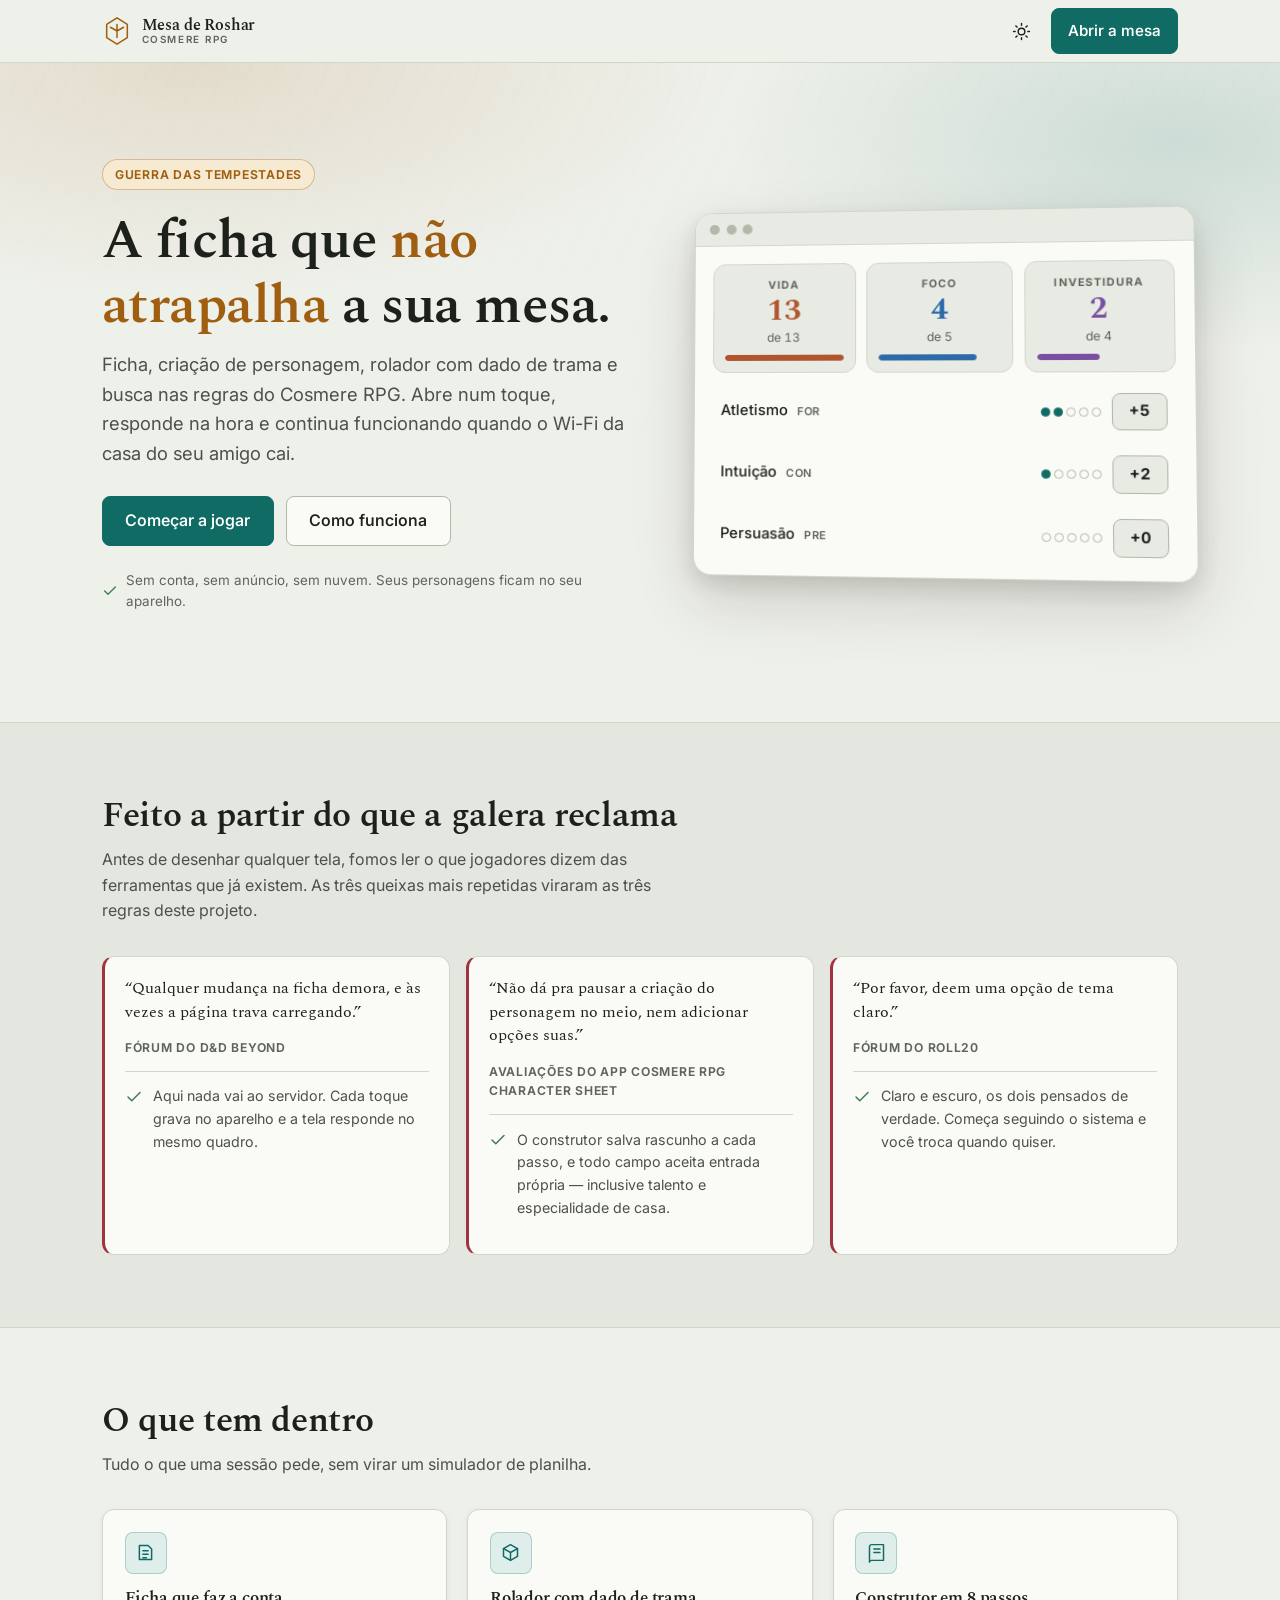
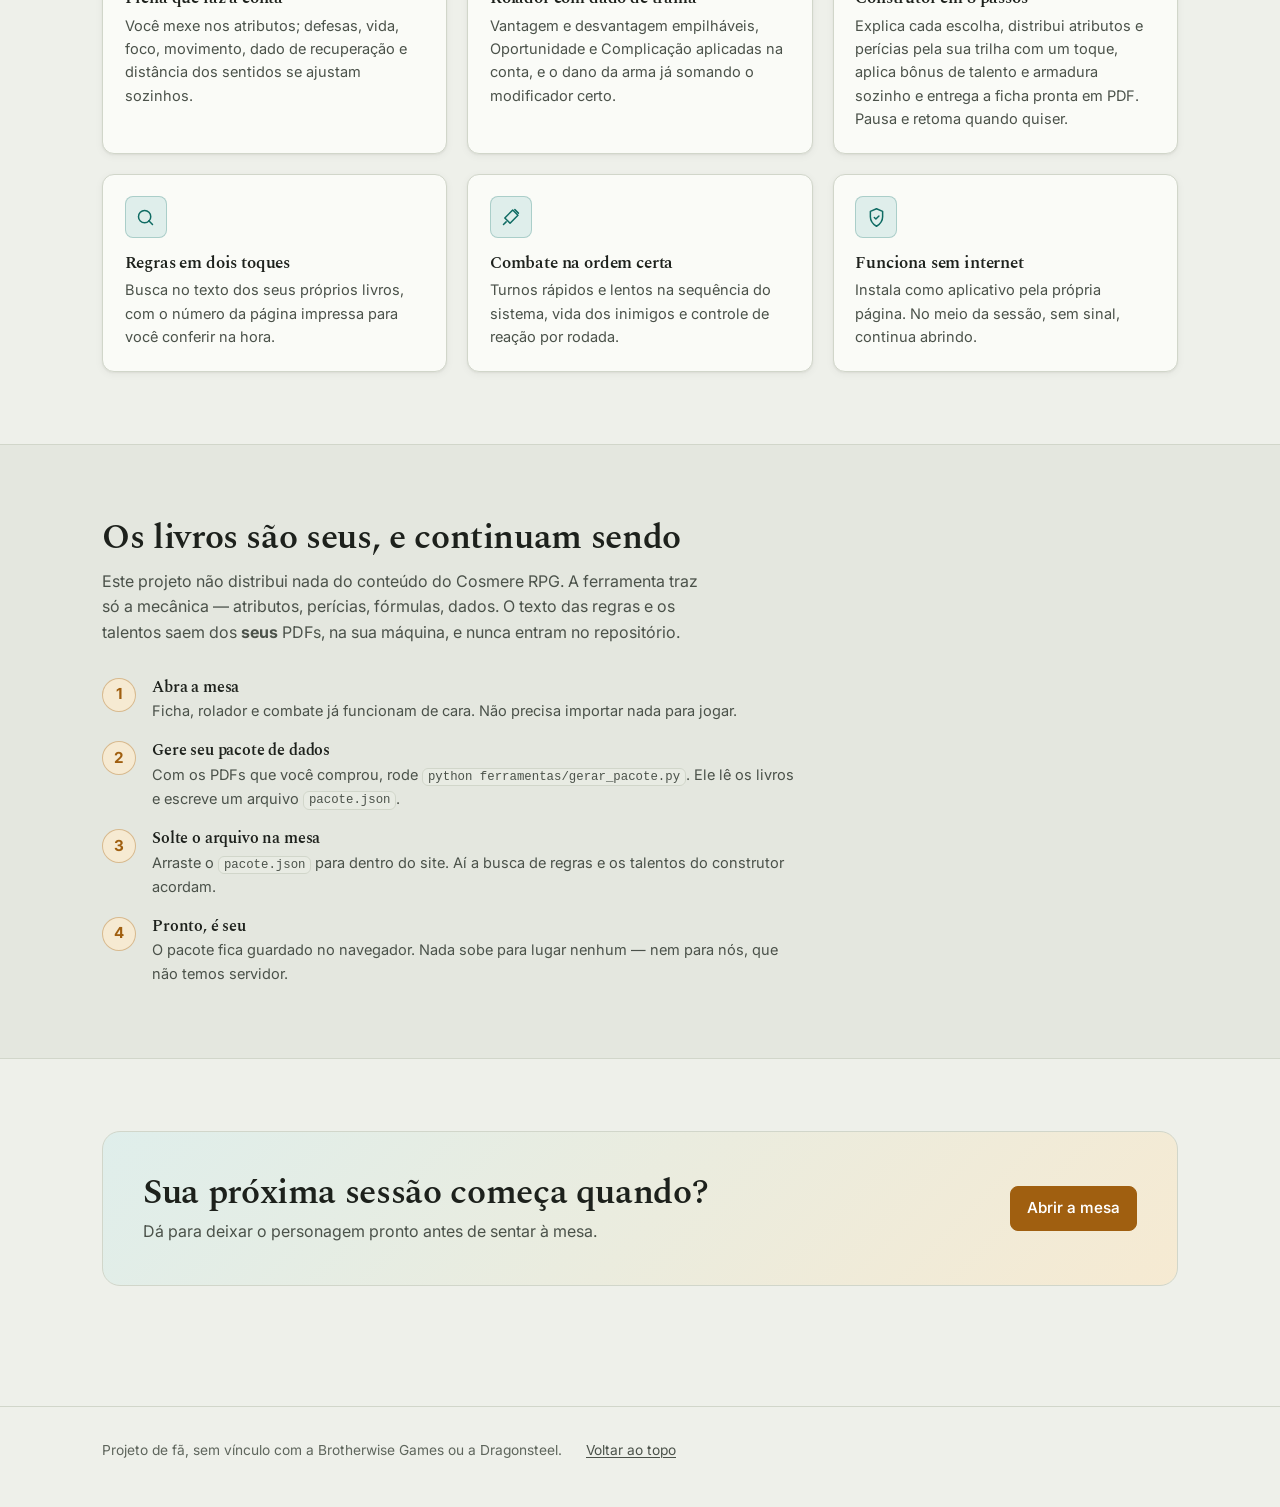
<file: index.html>
<!DOCTYPE html>
<html lang="pt-BR" data-tema="claro">
<head>
<meta charset="utf-8">
<meta name="viewport" content="width=device-width, initial-scale=1, viewport-fit=cover">
<title>Mesa de Roshar — ferramenta de jogo para o Cosmere RPG</title>
<meta name="description" content="Ficha, construtor de personagem, rolador e busca de regras para Guerra das Tempestades (Cosmere RPG). Funciona offline, no navegador, sem conta e sem anúncio.">
<meta name="theme-color" content="#f6f2ea" media="(prefers-color-scheme: light)">
<meta name="theme-color" content="#17151a" media="(prefers-color-scheme: dark)">
<link rel="icon" href="assets/icone.svg" type="image/svg+xml">
<link rel="manifest" href="manifest.webmanifest">
<link rel="preconnect" href="https://fonts.googleapis.com">
<link rel="preconnect" href="https://fonts.gstatic.com" crossorigin>
<link rel="stylesheet" href="https://fonts.googleapis.com/css2?family=Spectral:ital,wght@0,500;0,600;1,500&amp;family=Inter:wght@400;500;600;700&amp;display=swap">
<link rel="stylesheet" href="assets/css/base.css?v=15">
<link rel="stylesheet" href="assets/css/componentes.css?v=15">
<link rel="stylesheet" href="assets/css/layout.css?v=15">
<link rel="stylesheet" href="assets/css/ficha.css?v=15">
<link rel="stylesheet" href="assets/css/folha.css?v=15">
<link rel="stylesheet" href="assets/css/site.css?v=15">
<script>
  // Aplica o tema antes de pintar, senao a tela pisca branca.
  (function () {
    try {
      var salvo = localStorage.getItem('mesa-roshar:tema');
      var escuro = salvo ? salvo === 'escuro'
                         : matchMedia('(prefers-color-scheme: dark)').matches;
      document.documentElement.dataset.tema = escuro ? 'escuro' : 'claro';
    } catch (e) {}
  })();
</script>
</head>
<body>
<a class="pular-para-conteudo" href="#conteudo">Pular para o conteúdo</a>

<header class="cabecalho">
  <div class="envolto cabecalho__linha">
    <a class="marca" href="./">
      <svg class="marca__glifo" viewBox="0 0 32 32" fill="none" stroke="currentColor" stroke-width="1.6" aria-hidden="true">
        <path d="M16 2 27 9v14L16 30 5 23V9z" stroke-linejoin="round"/>
        <path d="M16 9v14M16 16l7-4M16 16l-7-4" stroke-linecap="round"/>
      </svg>
      <span class="marca__texto">
        <b>Mesa de Roshar</b>
        <span>Cosmere RPG</span>
      </span>
    </a>
    <nav class="cabecalho__acoes">
      <button class="btn btn--fantasma tema" type="button" data-tema-alternar aria-label="Alternar tema claro e escuro">
        <svg class="tema__sol" viewBox="0 0 24 24" fill="none" stroke="currentColor" stroke-width="1.8" aria-hidden="true"><circle cx="12" cy="12" r="4.2"/><path d="M12 2v2M12 20v2M2 12h2M20 12h2M4.9 4.9l1.5 1.5M17.6 17.6l1.5 1.5M19.1 4.9l-1.5 1.5M6.4 17.6l-1.5 1.5" stroke-linecap="round"/></svg>
        <svg class="tema__lua" viewBox="0 0 24 24" fill="none" stroke="currentColor" stroke-width="1.8" aria-hidden="true"><path d="M20 14.5A8.5 8.5 0 0 1 9.5 4a8.5 8.5 0 1 0 10.5 10.5z" stroke-linejoin="round"/></svg>
      </button>
      <a class="btn btn--principal" href="app.html">Abrir a mesa</a>
    </nav>
  </div>
</header>

<main id="conteudo">

  <section class="heroi">
    <div class="envolto heroi__grade">
      <div>
        <span class="heroi__selo">Guerra das Tempestades</span>
        <h1>A ficha que <em>não atrapalha</em> a sua mesa.</h1>
        <p class="heroi__texto">
          Ficha, criação de personagem, rolador com dado de trama e busca nas regras
          do Cosmere RPG. Abre num toque, responde na hora e continua funcionando
          quando o Wi-Fi da casa do seu amigo cai.
        </p>
        <div class="heroi__acoes">
          <a class="btn btn--principal" href="app.html">Começar a jogar</a>
          <a class="btn" href="#como-funciona">Como funciona</a>
        </div>
        <p class="heroi__nota">
          <svg viewBox="0 0 24 24" fill="none" stroke="currentColor" stroke-width="2" aria-hidden="true"><path d="M20 6 9 17l-5-5" stroke-linecap="round" stroke-linejoin="round"/></svg>
          Sem conta, sem anúncio, sem nuvem. Seus personagens ficam no seu aparelho.
        </p>
      </div>

      <div class="previa" aria-hidden="true">
        <div class="previa__barra"><i></i><i></i><i></i></div>
        <div class="previa__corpo">
          <div class="vitais">
            <div class="vital vital--vida">
              <span class="vital__nome">Vida</span>
              <strong class="vital__valor num">13</strong>
              <span class="vital__max num">de 13</span>
              <div class="medidor"><i style="width:100%"></i></div>
            </div>
            <div class="vital vital--foco">
              <span class="vital__nome">Foco</span>
              <strong class="vital__valor num">4</strong>
              <span class="vital__max num">de 5</span>
              <div class="medidor"><i style="width:80%"></i></div>
            </div>
            <div class="vital vital--investidura">
              <span class="vital__nome">Investidura</span>
              <strong class="vital__valor num">2</strong>
              <span class="vital__max num">de 4</span>
              <div class="medidor"><i style="width:50%"></i></div>
            </div>
          </div>
          <div class="pericia">
            <span class="pericia__nome">Atletismo <small>FOR</small></span>
            <span class="pericia__pontos"><i class="cheio"></i><i class="cheio"></i><i></i><i></i><i></i></span>
            <span class="pericia__mod num">+5</span>
          </div>
          <div class="pericia">
            <span class="pericia__nome">Intuição <small>CON</small></span>
            <span class="pericia__pontos"><i class="cheio"></i><i></i><i></i><i></i><i></i></span>
            <span class="pericia__mod num">+2</span>
          </div>
          <div class="pericia">
            <span class="pericia__nome">Persuasão <small>PRE</small></span>
            <span class="pericia__pontos"><i></i><i></i><i></i><i></i><i></i></span>
            <span class="pericia__mod num">+0</span>
          </div>
        </div>
      </div>
    </div>
  </section>

  <section class="secao secao--alt" id="o-que-ouvimos">
    <div class="envolto">
      <div class="secao__cabeca">
        <h2>Feito a partir do que a galera reclama</h2>
        <p>
          Antes de desenhar qualquer tela, fomos ler o que jogadores dizem das ferramentas
          que já existem. As três queixas mais repetidas viraram as três regras deste projeto.
        </p>
      </div>
      <div class="criticas">
        <article class="critica">
          <blockquote>“Qualquer mudança na ficha demora, e às vezes a página trava carregando.”</blockquote>
          <cite>Fórum do D&amp;D Beyond</cite>
          <p class="critica__resposta">
            <svg viewBox="0 0 24 24" fill="none" stroke="currentColor" stroke-width="2" aria-hidden="true"><path d="M20 6 9 17l-5-5" stroke-linecap="round" stroke-linejoin="round"/></svg>
            <span>Aqui nada vai ao servidor. Cada toque grava no aparelho e a tela responde no mesmo quadro.</span>
          </p>
        </article>
        <article class="critica">
          <blockquote>“Não dá pra pausar a criação do personagem no meio, nem adicionar opções suas.”</blockquote>
          <cite>Avaliações do app Cosmere RPG Character Sheet</cite>
          <p class="critica__resposta">
            <svg viewBox="0 0 24 24" fill="none" stroke="currentColor" stroke-width="2" aria-hidden="true"><path d="M20 6 9 17l-5-5" stroke-linecap="round" stroke-linejoin="round"/></svg>
            <span>O construtor salva rascunho a cada passo, e todo campo aceita entrada própria — inclusive talento e especialidade de casa.</span>
          </p>
        </article>
        <article class="critica">
          <blockquote>“Por favor, deem uma opção de tema claro.”</blockquote>
          <cite>Fórum do Roll20</cite>
          <p class="critica__resposta">
            <svg viewBox="0 0 24 24" fill="none" stroke="currentColor" stroke-width="2" aria-hidden="true"><path d="M20 6 9 17l-5-5" stroke-linecap="round" stroke-linejoin="round"/></svg>
            <span>Claro e escuro, os dois pensados de verdade. Começa seguindo o sistema e você troca quando quiser.</span>
          </p>
        </article>
      </div>
    </div>
  </section>

  <section class="secao" id="recursos">
    <div class="envolto">
      <div class="secao__cabeca">
        <h2>O que tem dentro</h2>
        <p>Tudo o que uma sessão pede, sem virar um simulador de planilha.</p>
      </div>
      <div class="recursos">
        <article class="recurso">
          <div class="recurso__icone"><svg viewBox="0 0 24 24" fill="none" stroke="currentColor" stroke-width="1.7" aria-hidden="true"><path d="M5 4h10l4 4v12H5z" stroke-linejoin="round"/><path d="M9 10h6M9 14h6M9 18h4" stroke-linecap="round"/></svg></div>
          <h3>Ficha que faz a conta</h3>
          <p>Você mexe nos atributos; defesas, vida, foco, movimento, dado de recuperação e distância dos sentidos se ajustam sozinhos.</p>
        </article>
        <article class="recurso">
          <div class="recurso__icone"><svg viewBox="0 0 24 24" fill="none" stroke="currentColor" stroke-width="1.7" aria-hidden="true"><path d="M12 3l8 4.5v9L12 21l-8-4.5v-9z" stroke-linejoin="round"/><path d="M12 12l8-4.5M12 12v9M12 12L4 7.5" stroke-linecap="round"/></svg></div>
          <h3>Rolador com dado de trama</h3>
          <p>Vantagem e desvantagem empilháveis, Oportunidade e Complicação aplicadas na conta, e o dano da arma já somando o modificador certo.</p>
        </article>
        <article class="recurso">
          <div class="recurso__icone"><svg viewBox="0 0 24 24" fill="none" stroke="currentColor" stroke-width="1.7" aria-hidden="true"><path d="M4 5.5A2.5 2.5 0 0 1 6.5 3H20v18H6.5A2.5 2.5 0 0 0 4 23z" stroke-linejoin="round"/><path d="M9 8h7M9 12h7" stroke-linecap="round"/></svg></div>
          <h3>Construtor em 8 passos</h3>
          <p>Explica cada escolha, distribui atributos e perícias pela sua trilha com um toque, aplica bônus de talento e armadura sozinho e entrega a ficha pronta em PDF. Pausa e retoma quando quiser.</p>
        </article>
        <article class="recurso">
          <div class="recurso__icone"><svg viewBox="0 0 24 24" fill="none" stroke="currentColor" stroke-width="1.7" aria-hidden="true"><circle cx="11" cy="11" r="7"/><path d="M20 20l-4.2-4.2" stroke-linecap="round"/></svg></div>
          <h3>Regras em dois toques</h3>
          <p>Busca no texto dos seus próprios livros, com o número da página impressa para você conferir na hora.</p>
        </article>
        <article class="recurso">
          <div class="recurso__icone"><svg viewBox="0 0 24 24" fill="none" stroke="currentColor" stroke-width="1.7" aria-hidden="true"><path d="M14.5 3.5l6 6-9 9-6-6z" stroke-linejoin="round"/><path d="M4 20l3-3M17 3l4 4" stroke-linecap="round"/></svg></div>
          <h3>Combate na ordem certa</h3>
          <p>Turnos rápidos e lentos na sequência do sistema, vida dos inimigos e controle de reação por rodada.</p>
        </article>
        <article class="recurso">
          <div class="recurso__icone"><svg viewBox="0 0 24 24" fill="none" stroke="currentColor" stroke-width="1.7" aria-hidden="true"><path d="M12 2l7 3v6c0 5-3 8.5-7 11-4-2.5-7-6-7-11V5z" stroke-linejoin="round"/><path d="M9.5 12l1.8 1.8 3.5-3.6" stroke-linecap="round" stroke-linejoin="round"/></svg></div>
          <h3>Funciona sem internet</h3>
          <p>Instala como aplicativo pela própria página. No meio da sessão, sem sinal, continua abrindo.</p>
        </article>
      </div>
    </div>
  </section>

  <section class="secao secao--alt" id="como-funciona">
    <div class="envolto">
      <div class="secao__cabeca">
        <h2>Os livros são seus, e continuam sendo</h2>
        <p>
          Este projeto não distribui nada do conteúdo do Cosmere RPG. A ferramenta traz
          só a mecânica — atributos, perícias, fórmulas, dados. O texto das regras e os
          talentos saem dos <strong>seus</strong> PDFs, na sua máquina, e nunca entram no repositório.
        </p>
      </div>
      <div class="passos">
        <div class="passo">
          <div>
            <h3>Abra a mesa</h3>
            <p>Ficha, rolador e combate já funcionam de cara. Não precisa importar nada para jogar.</p>
          </div>
        </div>
        <div class="passo">
          <div>
            <h3>Gere seu pacote de dados</h3>
            <p>Com os PDFs que você comprou, rode <code>python ferramentas/gerar_pacote.py</code>. Ele lê os livros e escreve um arquivo <code>pacote.json</code>.</p>
          </div>
        </div>
        <div class="passo">
          <div>
            <h3>Solte o arquivo na mesa</h3>
            <p>Arraste o <code>pacote.json</code> para dentro do site. Aí a busca de regras e os talentos do construtor acordam.</p>
          </div>
        </div>
        <div class="passo">
          <div>
            <h3>Pronto, é seu</h3>
            <p>O pacote fica guardado no navegador. Nada sobe para lugar nenhum — nem para nós, que não temos servidor.</p>
          </div>
        </div>
      </div>
    </div>
  </section>

  <section class="secao">
    <div class="envolto">
      <div class="chamada">
        <div>
          <h2>Sua próxima sessão começa quando?</h2>
          <p>Dá para deixar o personagem pronto antes de sentar à mesa.</p>
        </div>
        <a class="btn btn--ambar" href="app.html">Abrir a mesa</a>
      </div>
    </div>
  </section>
</main>

<footer class="rodape">
  <div class="envolto">
    <div class="rodape__linha">
      <span>Projeto de fã, sem vínculo com a Brotherwise Games ou a Dragonsteel.</span>
      <a href="#conteudo">Voltar ao topo</a>
    </div>
  </div>
</footer>

<script src="assets/js/tema.js?v=15"></script>
</body>
</html>
</file>
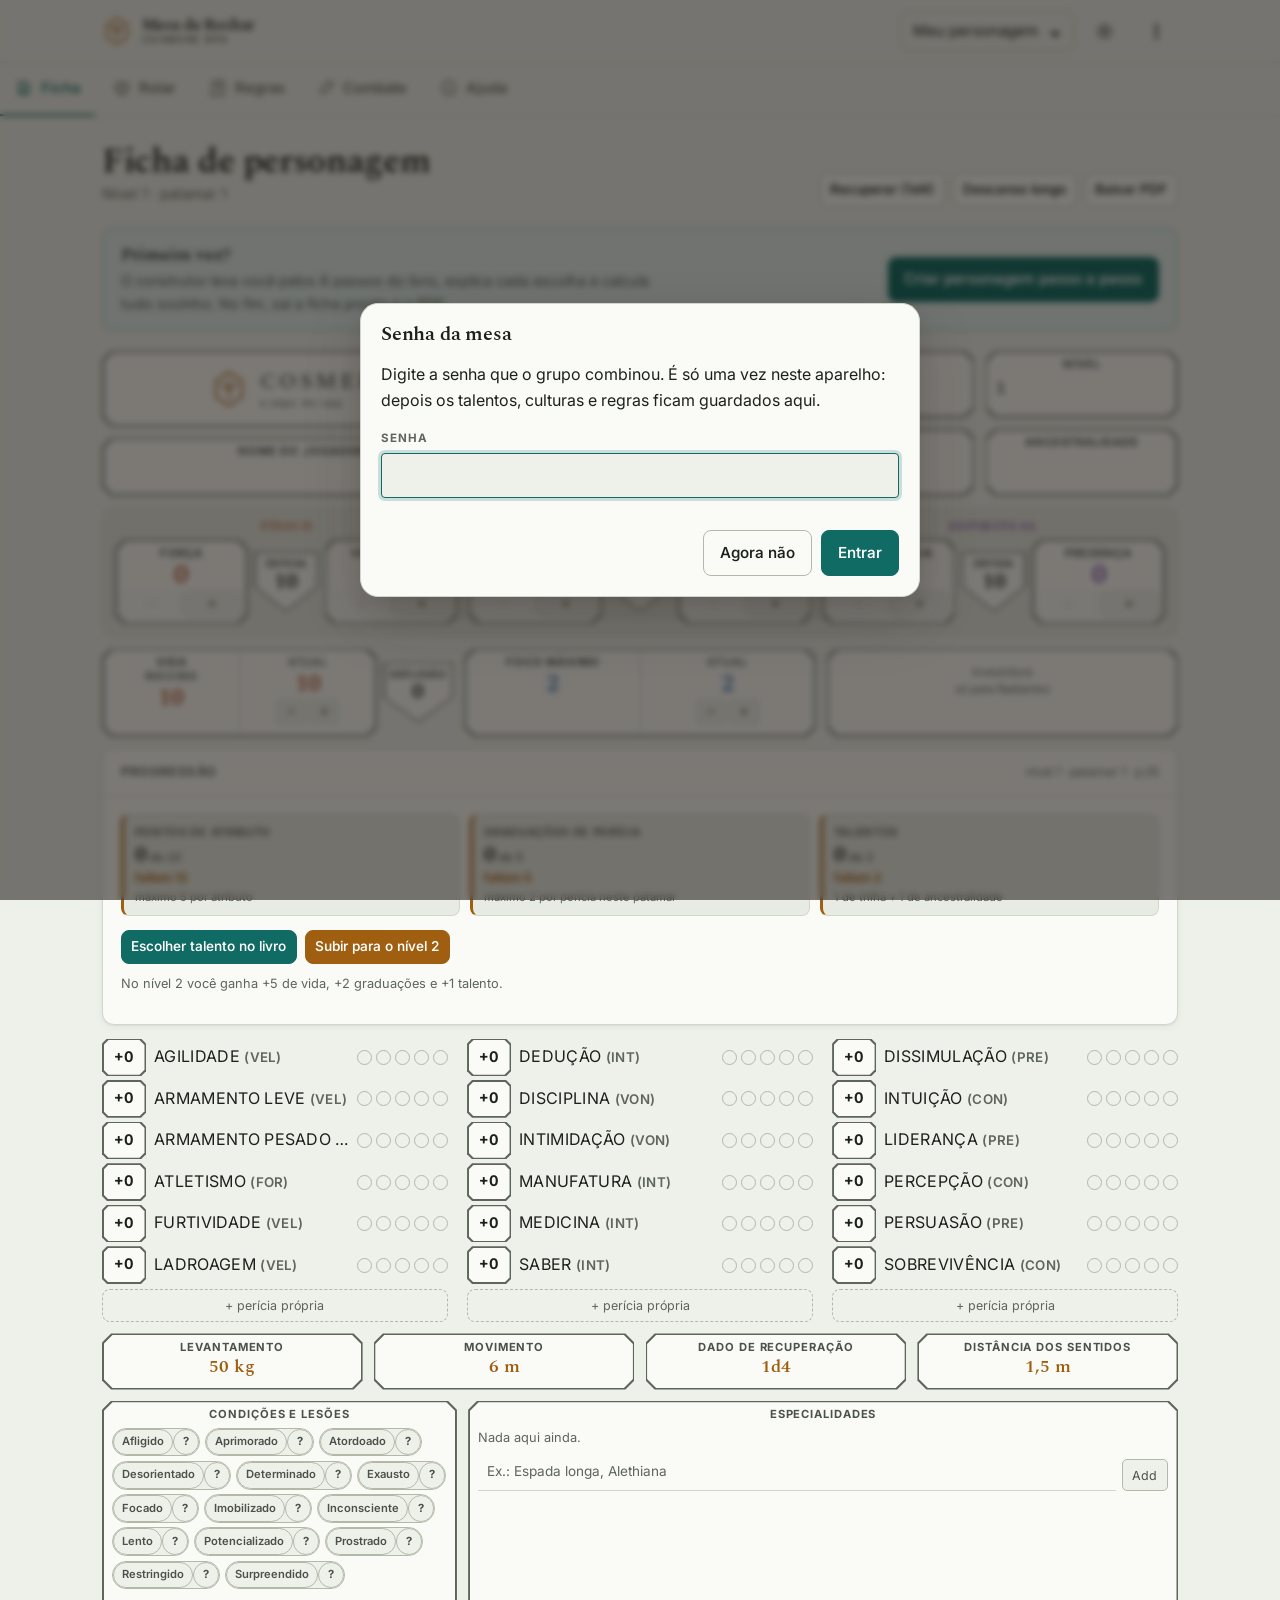
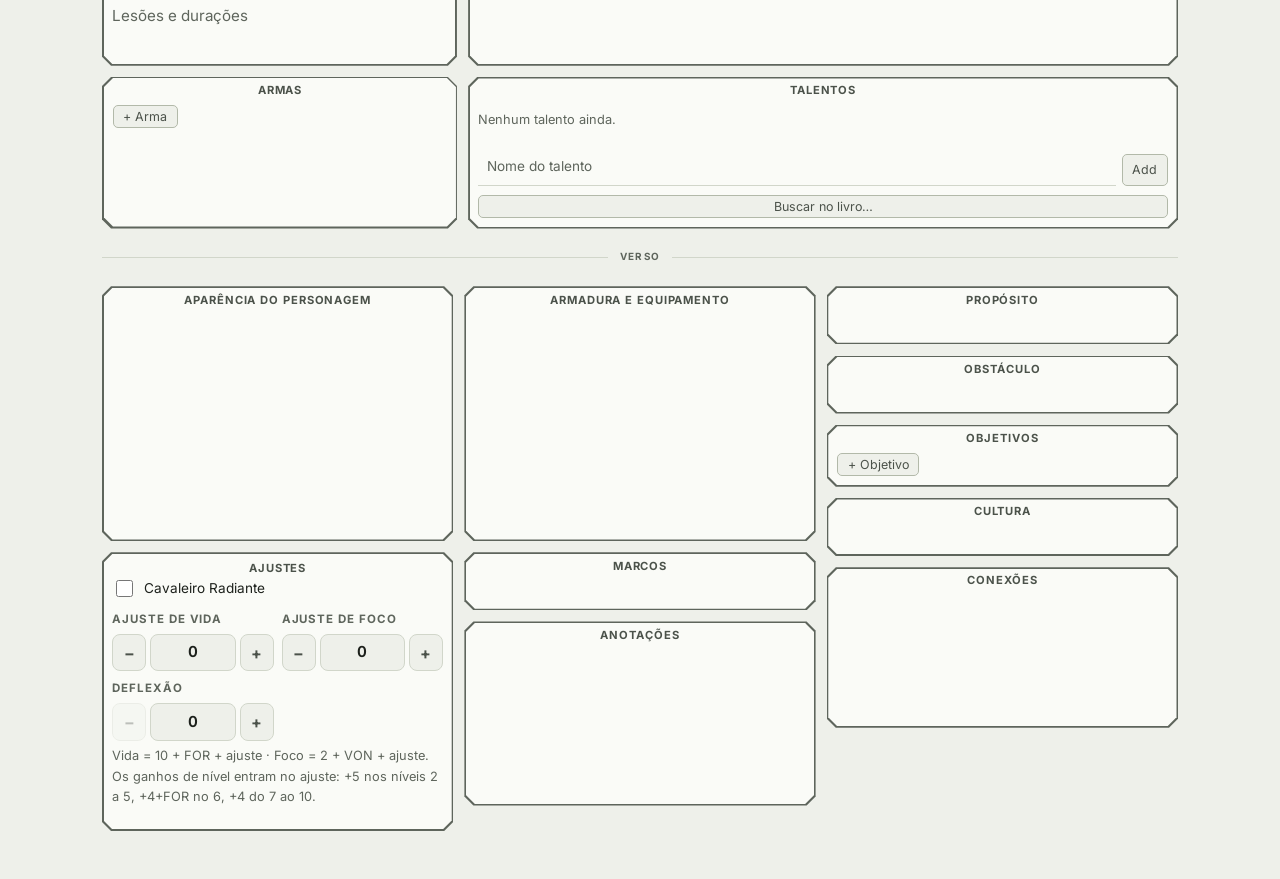
<file: app.html>
<!DOCTYPE html>
<html lang="pt-BR" data-tema="claro">
<head>
<meta charset="utf-8">
<meta name="viewport" content="width=device-width, initial-scale=1, viewport-fit=cover">
<title>Mesa de Roshar</title>
<meta name="description" content="Ficha, rolador, regras e combate do Cosmere RPG, no seu navegador.">
<meta name="theme-color" content="#f6f2ea" media="(prefers-color-scheme: light)">
<meta name="theme-color" content="#17151a" media="(prefers-color-scheme: dark)">
<link rel="icon" href="assets/icone.svg" type="image/svg+xml">
<link rel="manifest" href="manifest.webmanifest">
<link rel="preconnect" href="https://fonts.googleapis.com">
<link rel="preconnect" href="https://fonts.gstatic.com" crossorigin>
<link rel="stylesheet" href="https://fonts.googleapis.com/css2?family=Spectral:ital,wght@0,500;0,600;1,500&amp;family=Inter:wght@400;500;600;700&amp;display=swap">
<link rel="stylesheet" href="assets/css/base.css?v=15">
<link rel="stylesheet" href="assets/css/componentes.css?v=15">
<link rel="stylesheet" href="assets/css/layout.css?v=15">
<link rel="stylesheet" href="assets/css/ficha.css?v=15">
<link rel="stylesheet" href="assets/css/folha.css?v=15">
<link rel="stylesheet" href="assets/css/criacao.css?v=15">
<script>
  (function () {
    try {
      var salvo = localStorage.getItem('mesa-roshar:tema');
      var escuro = salvo ? salvo === 'escuro'
                         : matchMedia('(prefers-color-scheme: dark)').matches;
      document.documentElement.dataset.tema = escuro ? 'escuro' : 'claro';
    } catch (e) {}
  })();
</script>
</head>
<body>
<a class="pular-para-conteudo" href="#conteudo">Pular para o conteúdo</a>

<header class="cabecalho">
  <div class="envolto cabecalho__linha">
    <a class="marca" href="./">
      <svg class="marca__glifo" viewBox="0 0 32 32" fill="none" stroke="currentColor" stroke-width="1.6" aria-hidden="true">
        <path d="M16 2 27 9v14L16 30 5 23V9z" stroke-linejoin="round"/>
        <path d="M16 9v14M16 16l7-4M16 16l-7-4" stroke-linecap="round"/>
      </svg>
      <span class="marca__texto">
        <b>Mesa de Roshar</b>
        <span>Cosmere RPG</span>
      </span>
    </a>

    <div class="cabecalho__acoes">
      <label class="so-leitor-de-tela" for="seletor-ficha">Personagem ativo</label>
      <select id="seletor-ficha" style="max-width:190px;min-height:40px;padding-block:.35rem"></select>
      <button class="btn btn--fantasma tema" type="button" data-tema-alternar aria-label="Alternar tema claro e escuro">
        <svg class="tema__sol" viewBox="0 0 24 24" fill="none" stroke="currentColor" stroke-width="1.8" aria-hidden="true"><circle cx="12" cy="12" r="4.2"/><path d="M12 2v2M12 20v2M2 12h2M20 12h2M4.9 4.9l1.5 1.5M17.6 17.6l1.5 1.5M19.1 4.9l-1.5 1.5M6.4 17.6l-1.5 1.5" stroke-linecap="round"/></svg>
        <svg class="tema__lua" viewBox="0 0 24 24" fill="none" stroke="currentColor" stroke-width="1.8" aria-hidden="true"><path d="M20 14.5A8.5 8.5 0 0 1 9.5 4a8.5 8.5 0 1 0 10.5 10.5z" stroke-linejoin="round"/></svg>
      </button>
      <button class="btn btn--fantasma" type="button" data-acao="menu" aria-label="Abrir menu" style="width:44px;padding:0">
        <svg viewBox="0 0 24 24" fill="none" stroke="currentColor" stroke-width="2" aria-hidden="true" style="width:19px;height:19px">
          <circle cx="12" cy="5" r="1.4"/><circle cx="12" cy="12" r="1.4"/><circle cx="12" cy="19" r="1.4"/>
        </svg>
      </button>
    </div>
  </div>
</header>

<nav class="navegacao" id="navegacao" aria-label="Seções da mesa">
  <ul class="navegacao__lista envolto" role="tablist">
    <li role="presentation">
      <button class="navegacao__botao" type="button" role="tab" data-aba="ficha" aria-selected="true">
        <svg viewBox="0 0 24 24" fill="none" stroke="currentColor" stroke-width="1.7" aria-hidden="true"><path d="M5 4h10l4 4v12H5z" stroke-linejoin="round"/><path d="M9 10h6M9 14h6M9 18h4" stroke-linecap="round"/></svg>
        Ficha
      </button>
    </li>
    <li role="presentation">
      <button class="navegacao__botao" type="button" role="tab" data-aba="dados" aria-selected="false" tabindex="-1">
        <svg viewBox="0 0 24 24" fill="none" stroke="currentColor" stroke-width="1.7" aria-hidden="true"><path d="M12 3l8 4.5v9L12 21l-8-4.5v-9z" stroke-linejoin="round"/><path d="M12 12l8-4.5M12 12v9M12 12L4 7.5" stroke-linecap="round"/></svg>
        Rolar
      </button>
    </li>
    <li role="presentation">
      <button class="navegacao__botao" type="button" role="tab" data-aba="regras" aria-selected="false" tabindex="-1">
        <svg viewBox="0 0 24 24" fill="none" stroke="currentColor" stroke-width="1.7" aria-hidden="true"><path d="M4 5.5A2.5 2.5 0 0 1 6.5 3H20v18H6.5A2.5 2.5 0 0 0 4 23z" stroke-linejoin="round"/><path d="M9 8h7M9 12h7" stroke-linecap="round"/></svg>
        Regras
      </button>
    </li>
    <li role="presentation">
      <button class="navegacao__botao" type="button" role="tab" data-aba="combate" aria-selected="false" tabindex="-1">
        <svg viewBox="0 0 24 24" fill="none" stroke="currentColor" stroke-width="1.7" aria-hidden="true"><path d="M14.5 3.5l6 6-9 9-6-6z" stroke-linejoin="round"/><path d="M4 20l3-3M17 3l4 4" stroke-linecap="round"/></svg>
        Combate
      </button>
    </li>
    <li role="presentation">
      <button class="navegacao__botao" type="button" role="tab" data-aba="referencia" aria-selected="false" tabindex="-1">
        <svg viewBox="0 0 24 24" fill="none" stroke="currentColor" stroke-width="1.7" aria-hidden="true"><circle cx="12" cy="12" r="9"/><path d="M12 16.5v-4.2M12 8.2h.01" stroke-linecap="round"/></svg>
        Ajuda
      </button>
    </li>
  </ul>
</nav>

<main class="principal envolto" id="conteudo">
  <section class="painel" data-painel="ficha" role="tabpanel" tabindex="-1"></section>
  <section class="painel" data-painel="dados" role="tabpanel" tabindex="-1" hidden></section>
  <section class="painel" data-painel="regras" role="tabpanel" tabindex="-1" hidden></section>
  <section class="painel" data-painel="combate" role="tabpanel" tabindex="-1" hidden></section>
  <section class="painel" data-painel="referencia" role="tabpanel" tabindex="-1" hidden></section>
</main>

<!-- ---------------------------------------------------- construtor -->
<div class="construtor" id="construtor" hidden role="dialog" aria-modal="true" aria-label="Criar personagem">
  <div class="construtor__topo">
    <div class="envolto">
      <div class="construtor__linha">
        <button class="btn btn--fantasma" type="button" data-fechar aria-label="Fechar o construtor"
          style="width:40px;padding:0;min-height:40px">
          <svg viewBox="0 0 24 24" fill="none" stroke="currentColor" stroke-width="2" aria-hidden="true" style="width:18px;height:18px">
            <path d="M6 6l12 12M18 6L6 18" stroke-linecap="round"/></svg>
        </button>
        <h2 data-titulo>Criar personagem</h2>
        <span class="construtor__contagem" data-contagem></span>
      </div>
      <div class="trilho" data-trilho aria-hidden="true"></div>
    </div>
  </div>
  <div class="construtor__corpo" data-corpo></div>
  <div class="construtor__pe">
    <div class="envolto">
      <button class="btn" type="button" data-voltar>Voltar</button>
      <button class="btn btn--principal" type="button" data-avancar>Continuar</button>
    </div>
  </div>
</div>

<!-- ---------------------------------------------------- menu -->
<dialog id="menu">
  <div class="dialogo__cabeca"><h2>Menu</h2></div>
  <div class="dialogo__corpo">
    <div class="pilha">
      <button class="btn btn--principal" data-acao="construtor">Criar personagem (passo a passo)</button>
      <button class="btn btn--ambar" id="menu-rascunho" data-acao="retomar" hidden>Retomar criação pausada</button>
      <button class="btn" data-acao="ficha-branca">Ficha em branco</button>
      <button class="btn" data-acao="duplicar">Duplicar ficha atual</button>
      <hr style="border:none;border-top:1px solid var(--borda);margin:.25rem 0">
      <button class="btn" data-acao="exportar">Exportar tudo (backup)</button>
      <button class="btn" data-acao="importar">Importar backup</button>
      <button class="btn btn--perigo" data-acao="excluir">Excluir ficha atual</button>
    </div>
    <input type="file" id="arquivo-backup" accept=".json,application/json" hidden>
    <p class="campo__dica" style="margin-top:1rem">
      Tudo fica guardado neste aparelho. Faça um backup de vez em quando —
      e outro antes de limpar os dados do navegador.
    </p>
  </div>
  <div class="dialogo__pe">
    <button class="btn" type="button" data-acao="fechar-menu">Fechar</button>
  </div>
</dialog>

<div class="recado" id="recado" role="status" aria-live="polite" data-visivel="false"></div>

<script src="assets/js/tema.js?v=15"></script>
<script type="module" src="assets/js/app.js?v=15"></script>
</body>
</html>
</file>
<file: assets/css/base.css>
/* =========================================================================
   Guerra das Tempestades — base: tokens, reset e tipografia
   Paleta de pedra e âmbar. Nada de tela azul: o claro é pergaminho, o
   escuro é ardósia quente, e a luz das tempestades entra só como destaque.
   ========================================================================= */

:root{
  /* --- neutros (claro) ---
     Pedra, não pergaminho: Roshar é rocha lascada e tempestade. O viés
     verde-acinzentado tira o tom de papel velho e faz o âmbar saltar. */
  --papel:        #eef0ea;
  --papel-2:      #e4e7df;
  --superficie:   #fafbf7;
  --superficie-2: #e8ebe3;
  --borda:        #d1d6ca;
  --borda-forte:  #b2b9a9;
  --tinta:        #1d211c;
  --tinta-2:      #4b524a;
  --tinta-3:      #5e655c;   /* 4,8:1 até no papel-2 (medido, WCAG 1.4.3) */

  /* --- acentos --- */
  --ambar:        #a05f10;   /* esferas infundidas */
  --ambar-claro:  #d99a3c;
  --ambar-fundo:  #f6ead2;
  --luz:          #0f6b63;   /* luz das tempestades */
  --luz-clara:    #2f9c93;
  --luz-fundo:    #dfeeeb;
  --granada:      #a3323f;
  --granada-fundo:#f8e4e4;
  --verde:        #3f7d4e;

  /* --- os três reinos, usados nas perícias e defesas --- */
  --fisico:       #b1552f;
  --cognitivo:    #2c6ba8;
  --espiritual:   #7a4fa3;

  /* --- forma --- */
  --r-p: 8px; --r-m: 12px; --r-g: 18px;
  --sombra-1: 0 1px 2px rgba(38,33,27,.06), 0 2px 8px rgba(38,33,27,.05);
  --sombra-2: 0 2px 6px rgba(38,33,27,.08), 0 12px 28px rgba(38,33,27,.09);
  --sombra-3: 0 8px 20px rgba(38,33,27,.12), 0 24px 60px rgba(38,33,27,.16);

  --largura: 1140px;
  --transicao: 160ms cubic-bezier(.2,.7,.3,1);

  /* fontes: o serif dá cara de livro, o sans segura a interface */
  --f-titulo: "Spectral", "Iowan Old Style", "Palatino Linotype", Georgia, serif;
  --f-texto: "Inter", system-ui, -apple-system, "Segoe UI", Roboto, sans-serif;
  --f-num: ui-monospace, "SF Mono", "Cascadia Mono", Menlo, monospace;

  color-scheme: light;
}

/* O tema escuro é ardósia quente, não azul-marinho. */
:root[data-tema="escuro"]{
  --papel:        #17151a;
  --papel-2:      #100e13;
  --superficie:   #201d25;
  --superficie-2: #282430;
  --borda:        #363040;
  --borda-forte:  #4a4356;
  --tinta:        #ece6df;
  --tinta-2:      #b3a99c;
  --tinta-3:      #948b80;

  --ambar:        #e3a44f;
  --ambar-claro:  #f0c078;
  --ambar-fundo:  #33260f;
  --luz:          #4fc4b8;
  --luz-clara:    #7ad9cf;
  --luz-fundo:    #10322f;
  --granada:      #e0707c;
  --granada-fundo:#3a1b20;
  --verde:        #6bbd7f;

  --fisico:       #e08a63;
  --cognitivo:    #79aee6;
  --espiritual:   #b48ede;

  --sombra-1: 0 1px 2px rgba(0,0,0,.4), 0 2px 8px rgba(0,0,0,.3);
  --sombra-2: 0 2px 6px rgba(0,0,0,.45), 0 12px 28px rgba(0,0,0,.4);
  --sombra-3: 0 8px 20px rgba(0,0,0,.5), 0 24px 60px rgba(0,0,0,.55);

  color-scheme: dark;
}

*,*::before,*::after{ box-sizing:border-box }
html{ -webkit-text-size-adjust:100% }
body{
  margin:0;
  background:var(--papel);
  color:var(--tinta);
  font-family:var(--f-texto);
  font-size:16px;
  line-height:1.6;
  -webkit-font-smoothing:antialiased;
  text-rendering:optimizeLegibility;
}
h1,h2,h3,h4{ font-family:var(--f-titulo); font-weight:600; line-height:1.2; margin:0; letter-spacing:-.01em }
h1{ font-size:clamp(2rem, 1.4rem + 2.6vw, 3.4rem) }
h2{ font-size:clamp(1.5rem, 1.2rem + 1.4vw, 2.2rem) }
h3{ font-size:1.2rem }
p{ margin:0 0 1em }
a{ color:var(--luz); text-decoration-thickness:1px; text-underline-offset:2px }
img,svg{ max-width:100%; display:block }

/* Sempre dá pra ver onde o teclado está. */
:focus-visible{ outline:2px solid var(--luz); outline-offset:2px; border-radius:4px }
:where(button,a,input,select,textarea):focus:not(:focus-visible){ outline:none }

.pular-para-conteudo{
  position:absolute; left:-9999px; top:0; z-index:999;
  background:var(--superficie); color:var(--tinta);
  padding:12px 18px; border-radius:0 0 var(--r-m) 0; box-shadow:var(--sombra-2);
}
.pular-para-conteudo:focus{ left:0 }

/* Quem pediu menos movimento, recebe menos movimento. */
@media (prefers-reduced-motion: reduce){
  *,*::before,*::after{ animation-duration:.01ms !important; animation-iteration-count:1 !important;
    transition-duration:.01ms !important; scroll-behavior:auto !important }
}

.so-leitor-de-tela{
  position:absolute; width:1px; height:1px; padding:0; margin:-1px;
  overflow:hidden; clip:rect(0 0 0 0); white-space:nowrap; border:0;
}
.num{ font-variant-numeric:tabular-nums }
</file>
<file: assets/css/componentes.css>
/* =========================================================================
   Componentes reutilizáveis
   ========================================================================= */

/* ---------- botões ---------- */
.btn{
  --btn-fundo: var(--superficie);
  --btn-borda: var(--borda-forte);
  --btn-cor: var(--tinta);
  display:inline-flex; align-items:center; justify-content:center; gap:.5em;
  font:inherit; font-weight:550; font-size:.95rem;
  padding:.62em 1.05em; min-height:44px;      /* alvo de toque confortável */
  background:var(--btn-fundo); color:var(--btn-cor);
  border:1px solid var(--btn-borda); border-radius:var(--r-p);
  cursor:pointer; transition:var(--transicao);
  transition-property:background-color,border-color,transform,box-shadow;
  white-space:nowrap; text-decoration:none;
}
.btn:hover{ background:var(--superficie-2); border-color:var(--tinta-3) }
.btn:active{ transform:translateY(1px) }
.btn[disabled],.btn[aria-disabled="true"]{ opacity:.45; pointer-events:none }

.btn--principal{ --btn-fundo:var(--luz); --btn-borda:var(--luz); --btn-cor:#fff }
.btn--principal:hover{ --btn-fundo:var(--luz-clara); --btn-borda:var(--luz-clara) }
:root[data-tema="escuro"] .btn--principal{ --btn-cor:#0a1f1d }

.btn--ambar{ --btn-fundo:var(--ambar); --btn-borda:var(--ambar); --btn-cor:#fff }
.btn--ambar:hover{ --btn-fundo:var(--ambar-claro); --btn-borda:var(--ambar-claro) }
:root[data-tema="escuro"] .btn--ambar{ --btn-cor:#2b1d06 }

.btn--fantasma{ --btn-fundo:transparent; --btn-borda:transparent }
.btn--fantasma:hover{ --btn-fundo:var(--superficie-2); --btn-borda:var(--borda) }
.btn--perigo{ --btn-cor:var(--granada); --btn-borda:color-mix(in srgb,var(--granada) 40%,transparent) }
.btn--perigo:hover{ --btn-fundo:var(--granada-fundo) }
.btn--pequeno{ min-height:34px; padding:.35em .7em; font-size:.85rem }

.btn--bloco{ width:100% }

/* ---------- cartões ---------- */
.cartao{
  background:var(--superficie); border:1px solid var(--borda);
  border-radius:var(--r-m); box-shadow:var(--sombra-1);
}
.cartao__cabeca{
  display:flex; align-items:center; gap:.6rem;
  padding:.85rem 1.1rem; border-bottom:1px solid var(--borda);
}
.cartao__cabeca h3{ font-size:.78rem; font-family:var(--f-texto); font-weight:700;
  text-transform:uppercase; letter-spacing:.09em; color:var(--tinta-3) }
.cartao__fonte{ margin-left:auto; font-size:.75rem; color:var(--tinta-3) }
.cartao__corpo{ padding:1.1rem }

/* ---------- campos ---------- */
.campo{ display:block }
.campo__rotulo{
  display:block; font-size:.72rem; font-weight:700; letter-spacing:.08em;
  text-transform:uppercase; color:var(--tinta-3); margin-bottom:.35rem;
}
.campo__dica{ font-size:.8rem; color:var(--tinta-3); margin-top:.35rem }
input,select,textarea{
  width:100%; font:inherit; font-size:.95rem; color:var(--tinta);
  background:var(--papel); border:1px solid var(--borda-forte);
  border-radius:var(--r-p); padding:.6em .75em; min-height:44px;
  transition:border-color var(--transicao), box-shadow var(--transicao);
}
textarea{ min-height:96px; resize:vertical; line-height:1.6 }
input:focus,select:focus,textarea:focus{
  outline:none; border-color:var(--luz);
  box-shadow:0 0 0 3px color-mix(in srgb, var(--luz) 20%, transparent);
}
input::placeholder,textarea::placeholder{ color:var(--tinta-3) }
select{
  appearance:none; padding-right:2.2rem; cursor:pointer;
  background-image:linear-gradient(45deg,transparent 50%,currentColor 50%),
                   linear-gradient(135deg,currentColor 50%,transparent 50%);
  background-position:calc(100% - 1.1rem) 1.25rem, calc(100% - .8rem) 1.25rem;
  background-size:5px 5px; background-repeat:no-repeat;
}

/* ---------- etiquetas ---------- */
.etiqueta{
  display:inline-flex; align-items:center; gap:.4em;
  font-size:.8rem; font-weight:600; padding:.28em .7em;
  border-radius:999px; border:1px solid var(--borda-forte);
  background:var(--superficie); color:var(--tinta-2);
}
.etiqueta--luz{ background:var(--luz-fundo); border-color:color-mix(in srgb,var(--luz) 45%,transparent); color:var(--luz) }
.etiqueta--ambar{ background:var(--ambar-fundo); border-color:color-mix(in srgb,var(--ambar) 45%,transparent); color:var(--ambar) }
.etiqueta--granada{ background:var(--granada-fundo); border-color:color-mix(in srgb,var(--granada) 45%,transparent); color:var(--granada) }

/* botão-etiqueta (alternável) */
.alternavel{
  font:inherit; cursor:pointer; min-height:36px;
  transition:var(--transicao); transition-property:background-color,border-color,color;
}
.alternavel:hover{ border-color:var(--tinta-3) }
.alternavel[aria-pressed="true"]{
  background:var(--luz); border-color:var(--luz); color:#fff;
}
:root[data-tema="escuro"] .alternavel[aria-pressed="true"]{ color:#0a1f1d }

/* ---------- estados vazios ---------- */
.vazio{ text-align:center; padding:2.5rem 1.25rem; color:var(--tinta-3) }
.vazio strong{ display:block; font-family:var(--f-titulo); font-size:1.15rem; color:var(--tinta-2); margin-bottom:.4rem }
.vazio p{ max-width:44ch; margin:0 auto 1rem; font-size:.9rem }

/* ---------- aviso ---------- */
.aviso{
  display:flex; gap:.75rem; padding:.85rem 1rem;
  border:1px solid color-mix(in srgb,var(--ambar) 35%,transparent);
  background:var(--ambar-fundo); border-radius:var(--r-m);
  font-size:.88rem; color:var(--tinta-2);
}
.aviso svg{ flex:none; width:20px; height:20px; color:var(--ambar) }

/* ---------- recado flutuante ---------- */
.recado{
  position:fixed; left:50%; bottom:calc(84px + env(safe-area-inset-bottom)); z-index:400;
  transform:translate(-50%,10px); opacity:0; pointer-events:none;
  background:var(--tinta); color:var(--papel);
  padding:.65rem 1.15rem; border-radius:999px; font-size:.88rem; font-weight:550;
  box-shadow:var(--sombra-3); transition:var(--transicao); transition-property:opacity,transform;
}
.recado[data-visivel="true"]{ opacity:1; transform:translate(-50%,0) }
@media (min-width:900px){ .recado{ bottom:24px } }

/* ---------- diálogo ---------- */
dialog{
  border:1px solid var(--borda); border-radius:var(--r-g); padding:0;
  background:var(--superficie); color:var(--tinta);
  box-shadow:var(--sombra-3); max-width:min(560px,calc(100vw - 2rem)); width:100%;
}
dialog::backdrop{ background:rgba(20,16,12,.55); backdrop-filter:blur(3px) }
.dialogo__cabeca{ display:flex; align-items:center; gap:.75rem; padding:1.1rem 1.25rem .5rem }
.dialogo__cabeca h2{ font-size:1.25rem }
.dialogo__corpo{ padding:.5rem 1.25rem 1.25rem }
.dialogo__pe{ display:flex; gap:.6rem; justify-content:flex-end; padding:0 1.25rem 1.25rem }

/* ---------- barra de progresso ---------- */
.medidor{ height:6px; background:var(--superficie-2); border-radius:99px; overflow:hidden }
.medidor > i{ display:block; height:100%; border-radius:99px; transition:width 320ms cubic-bezier(.2,.7,.3,1) }

/* O "×" de remover dentro de uma etiqueta precisa de área de toque própria,
   senão vira um alvo de 10 px. A exceção é o botão que abre a descrição: ele
   é o próprio texto da etiqueta e não pode caber num quadrado de 22 px. */
.etiqueta button:not(.etiqueta__abrir){
  display:grid; place-items:center;
  width:24px; height:24px; flex:none; margin:-3px -6px -3px 0;   /* 24px: mínimo do WCAG 2.5.8 */
  border:none; background:none; cursor:pointer;
  color:var(--tinta-3); font-size:1rem; line-height:1; border-radius:50%;
}
.etiqueta button:not(.etiqueta__abrir):hover{ background:var(--granada-fundo); color:var(--granada) }

/* A etiqueta cresce com o texto e nunca passa da largura da caixa. */
.etiqueta{ max-width:100%; text-align:left }
.etiqueta__abrir{ min-width:0; overflow-wrap:anywhere }
</file>
<file: assets/css/layout.css>
/* =========================================================================
   Layout: casca do site, navegação e grades
   ========================================================================= */

.envolto{ width:100%; max-width:var(--largura); margin-inline:auto; padding-inline:clamp(1rem,4vw,2rem) }

/* ---------- cabeçalho ---------- */
.cabecalho{
  position:sticky; top:0; z-index:100;
  background:color-mix(in srgb, var(--papel) 88%, transparent);
  backdrop-filter:saturate(1.4) blur(12px);
  border-bottom:1px solid var(--borda);
}
.cabecalho__linha{ display:flex; align-items:center; gap:1rem; height:62px }

.marca{ display:flex; align-items:center; gap:.6rem; text-decoration:none; color:inherit; flex:none }
.marca__glifo{ width:30px; height:30px; flex:none; color:var(--ambar) }
.marca__texto{ display:flex; flex-direction:column; line-height:1.05 }
.marca__texto b{ font-family:var(--f-titulo); font-size:1.02rem; font-weight:600; letter-spacing:-.01em }
.marca__texto span{ font-size:.62rem; text-transform:uppercase; letter-spacing:.16em; color:var(--tinta-3); font-weight:600 }

.cabecalho__acoes{ margin-left:auto; display:flex; align-items:center; gap:.5rem }

/* botão de tema */
.tema{ width:44px; height:44px; padding:0; border-radius:var(--r-p) }
.tema svg{ width:19px; height:19px }
:root:not([data-tema="escuro"]) .tema__lua{ display:none }
:root[data-tema="escuro"] .tema__sol{ display:none }

/* ---------- navegação do app ---------- */
.navegacao{ border-bottom:1px solid var(--borda); background:var(--papel) }
.navegacao__lista{
  display:flex; gap:.15rem; margin:0; padding:0; list-style:none;
  overflow-x:auto; scrollbar-width:none;
}
.navegacao__lista::-webkit-scrollbar{ display:none }
.navegacao__botao{
  display:flex; align-items:center; gap:.5rem;
  background:none; border:none; border-bottom:2px solid transparent;
  font:inherit; font-size:.92rem; font-weight:550; color:var(--tinta-3);
  padding:.85rem .95rem; cursor:pointer; white-space:nowrap;
  transition:color var(--transicao), border-color var(--transicao);
}
.navegacao__botao svg{ width:18px; height:18px; flex:none }
.navegacao__botao:hover{ color:var(--tinta) }
.navegacao__botao[aria-selected="true"]{ color:var(--luz); border-bottom-color:var(--luz) }

/* No celular a navegação vai pro rodapé, onde o polegar alcança. */
@media (max-width:719px){
  .navegacao{
    position:fixed; bottom:0; left:0; right:0; z-index:100;
    border-top:1px solid var(--borda); border-bottom:none;
    padding-bottom:env(safe-area-inset-bottom);
    background:color-mix(in srgb, var(--papel) 94%, transparent);
    backdrop-filter:blur(12px);
  }
  .navegacao__lista{ overflow:visible }
  .navegacao__botao{
    flex:1; flex-direction:column; gap:.15rem; padding:.5rem .2rem;
    font-size:.72rem; letter-spacing:.01em; border-bottom:none; border-top:2px solid transparent;
  }
  .navegacao__botao[aria-selected="true"]{ border-top-color:var(--luz) }
  .navegacao__botao svg{ width:21px; height:21px }
  body{ padding-bottom:72px }
}

/* ---------- painéis ---------- */
.principal{ padding-block:1.5rem 3rem }
.painel[hidden]{ display:none }
.painel{ animation:surgir 220ms cubic-bezier(.2,.7,.3,1) }
@keyframes surgir{ from{ opacity:0; transform:translateY(6px) } to{ opacity:1; transform:none } }

.painel__cabeca{ display:flex; align-items:flex-end; gap:1rem; flex-wrap:wrap; margin-bottom:1.25rem }
.painel__cabeca h2{ margin:0 }
.painel__cabeca p{ margin:0; color:var(--tinta-3); font-size:.92rem }
.painel__acoes{ margin-left:auto; display:flex; gap:.5rem; flex-wrap:wrap }

/* ---------- grades ---------- */
.grade{ display:grid; gap:1rem }
.grade--2{ grid-template-columns:repeat(auto-fit,minmax(260px,1fr)) }
.grade--3{ grid-template-columns:repeat(auto-fit,minmax(210px,1fr)) }
.grade--ficha{ grid-template-columns:1fr; align-items:start }
@media (min-width:980px){ .grade--ficha{ grid-template-columns:minmax(0,1.05fr) minmax(0,.95fr) } }

.linha{ display:flex; flex-wrap:wrap; gap:.5rem; align-items:center }
.pilha{ display:grid; gap:.75rem }

/* ---------- rodapé ---------- */
.rodape{ border-top:1px solid var(--borda); margin-top:3rem; padding-block:2rem 3rem; color:var(--tinta-3); font-size:.86rem }
.rodape a{ color:var(--tinta-2) }
.rodape__linha{ display:flex; gap:1.5rem; flex-wrap:wrap; align-items:center }

/* Numa tela estreita o seletor de personagem espremia os botões de ícone
   até 23 px de largura. O seletor encolhe; os botões, não. */
.cabecalho__acoes > .btn{ flex:none }
.cabecalho__acoes > select{ min-width:0; flex:1 1 auto }
/* Numa tela estreita o nome do personagem vale mais que o nome do site: o
   texto da marca sai, fica so o glifo, e o seletor herda o espaco. A setinha
   tambem ocupa menos, senao o nome nao cabe no que sobra. */
@media (max-width:560px){
  .marca__texto{ display:none }
  .cabecalho__acoes > select{
    max-width:none; flex:1 1 auto; padding-right:1.6rem;
    background-position:calc(100% - .85rem) 1.05rem, calc(100% - .6rem) 1.05rem;
  }
}
</file>
<file: assets/css/ficha.css>
/* =========================================================================
   Peças do jogo: recursos, atributos, perícias, dados, combate
   ========================================================================= */

/* ---------- vida / foco / investidura ---------- */
.vitais{ display:grid; grid-template-columns:repeat(3,1fr); gap:.65rem }
.vital{
  --cor:var(--tinta-2);
  position:relative; padding:.8rem .7rem .7rem; text-align:center;
  background:var(--superficie-2); border:1px solid var(--borda); border-radius:var(--r-m);
}
.vital--vida{ --cor:var(--fisico) }
.vital--foco{ --cor:var(--cognitivo) }
.vital--investidura{ --cor:var(--espiritual) }
.vital__nome{ display:block; font-size:.66rem; font-weight:700; letter-spacing:.1em; text-transform:uppercase; color:var(--tinta-3) }
.vital__valor{ display:block; font-size:1.9rem; font-weight:700; line-height:1.1; color:var(--cor); font-family:var(--f-titulo) }
.vital__max{ display:block; font-size:.75rem; color:var(--tinta-3); margin-bottom:.5rem }
.vital .medidor > i{ background:var(--cor) }
.vital__botoes{ display:flex; gap:.35rem; margin-top:.6rem }
.vital__botoes button{
  flex:1; min-height:36px; font-size:1.05rem; font-weight:700; line-height:1;
  background:var(--superficie); color:var(--tinta-2);
  border:1px solid var(--borda); border-radius:var(--r-p); cursor:pointer;
  transition:var(--transicao); transition-property:background-color,color,border-color;
}
.vital__botoes button:hover{ background:var(--cor); border-color:var(--cor); color:#fff }
.vital--desligado{ display:grid; place-items:center; color:var(--tinta-3); font-size:.75rem; text-align:center; line-height:1.4 }

/* ---------- atributos ---------- */
.atributos{ display:grid; grid-template-columns:repeat(3,1fr); gap:.6rem }
.atributo{
  --cor:var(--tinta-2);
  text-align:center; padding:.7rem .4rem; border-radius:var(--r-m);
  background:var(--superficie-2); border:1px solid var(--borda);
}
.atributo[data-reino="fisico"]{ --cor:var(--fisico) }
.atributo[data-reino="cognitivo"]{ --cor:var(--cognitivo) }
.atributo[data-reino="espiritual"]{ --cor:var(--espiritual) }
.atributo__nome{ display:block; font-size:.64rem; font-weight:700; letter-spacing:.09em; text-transform:uppercase; color:var(--tinta-3) }
.atributo__valor{ display:block; font-size:1.75rem; font-weight:700; line-height:1.15; color:var(--cor); font-family:var(--f-titulo) }
.atributo__botoes{ display:flex; gap:.3rem; margin-top:.45rem }
.atributo__botoes button{
  flex:1; min-height:32px; font-weight:700; line-height:1; font-size:.95rem;
  background:var(--superficie); color:var(--tinta-2);
  border:1px solid var(--borda); border-radius:6px; cursor:pointer; transition:var(--transicao);
}
.atributo__botoes button:hover:not([disabled]){ background:var(--cor); border-color:var(--cor); color:#fff }
.atributo__botoes button[disabled]{ opacity:.35; cursor:default }

/* ---------- defesas ---------- */
.defesas{ display:grid; grid-template-columns:repeat(3,1fr); gap:.6rem }
.defesa{
  --cor:var(--tinta-2);
  text-align:center; padding:.75rem .4rem; border-radius:var(--r-m);
  background:var(--superficie-2); border:1px solid var(--borda);
}
.defesa[data-reino="fisico"]{ --cor:var(--fisico) }
.defesa[data-reino="cognitivo"]{ --cor:var(--cognitivo) }
.defesa[data-reino="espiritual"]{ --cor:var(--espiritual) }
.defesa__nome{ display:block; font-size:.64rem; font-weight:700; letter-spacing:.09em; text-transform:uppercase; color:var(--tinta-3) }
.defesa__valor{ display:block; font-size:1.6rem; font-weight:700; color:var(--cor); font-family:var(--f-titulo); line-height:1.2 }

/* ---------- estatísticas menores ---------- */
.derivados{ display:grid; grid-template-columns:repeat(auto-fit,minmax(104px,1fr)); gap:.6rem }
.derivado{ padding:.6rem .7rem; border-radius:var(--r-p); background:var(--superficie-2); border:1px solid var(--borda) }
.derivado__nome{ display:block; font-size:.62rem; font-weight:700; letter-spacing:.08em; text-transform:uppercase; color:var(--tinta-3) }
.derivado__valor{ display:block; font-size:1rem; font-weight:650; color:var(--ambar) }

/* ---------- perícias ---------- */
.grupo-pericias + .grupo-pericias{ margin-top:1.1rem }
.grupo-pericias__titulo{
  font-size:.68rem; font-weight:700; letter-spacing:.1em; text-transform:uppercase;
  padding-left:.6rem; border-left:3px solid currentColor; margin-bottom:.4rem;
}
.grupo-pericias[data-reino="fisico"] .grupo-pericias__titulo{ color:var(--fisico) }
.grupo-pericias[data-reino="cognitivo"] .grupo-pericias__titulo{ color:var(--cognitivo) }
.grupo-pericias[data-reino="espiritual"] .grupo-pericias__titulo{ color:var(--espiritual) }
.grupo-pericias[data-reino="fluxo"] .grupo-pericias__titulo{ color:var(--ambar) }

.pericia{
  display:flex; align-items:center; gap:.6rem;
  padding:.3rem .5rem; border-radius:var(--r-p);
  transition:background-color var(--transicao);
}
.pericia:hover{ background:var(--superficie-2) }
.pericia__nome{ flex:1; min-width:0; font-size:.92rem; font-weight:500;
  overflow:hidden; text-overflow:ellipsis; white-space:nowrap }
.pericia__nome small{ color:var(--tinta-3); font-size:.68rem; font-weight:600; letter-spacing:.05em; margin-left:.35rem }

/* Os pontinhos mostram a graduação de relance, como na ficha de papel. */
.pericia__pontos{ display:flex; gap:3px; flex:none }
.pericia__pontos i{
  width:9px; height:9px; border-radius:50%;
  border:1.5px solid var(--borda-forte); background:transparent;
}
.pericia__pontos i.cheio{ background:var(--luz); border-color:var(--luz) }
.pericia__passos{ display:flex; gap:.2rem; flex:none }
.pericia__passos button{
  width:28px; height:28px; border-radius:6px; line-height:1; font-weight:700; font-size:.9rem;
  background:var(--superficie-2); color:var(--tinta-2); border:1px solid var(--borda); cursor:pointer;
  transition:var(--transicao);
}
.pericia__passos button:hover:not([disabled]){ background:var(--luz); border-color:var(--luz); color:#fff }
.pericia__passos button[disabled]{ opacity:.3; cursor:default }
.pericia__mod{
  flex:none; min-width:52px; padding:.35rem 0; text-align:center;
  font-weight:700; font-size:.92rem; border-radius:var(--r-p);
  background:var(--superficie-2); border:1px solid var(--borda-forte); color:var(--tinta);
  cursor:pointer; transition:var(--transicao); font-family:inherit;
}
button.pericia__mod:hover{ background:var(--luz); border-color:var(--luz); color:#fff }

/* ---------- resultado do dado ---------- */
.resultado{
  position:relative; overflow:hidden; text-align:center;
  padding:1.5rem 1rem; border-radius:var(--r-g);
  background:var(--superficie); border:1px solid var(--borda); box-shadow:var(--sombra-2);
}
.resultado::before{
  content:""; position:absolute; inset:0;
  background:radial-gradient(70% 90% at 50% -10%, color-mix(in srgb,var(--luz) 12%,transparent), transparent 70%);
}
.resultado > *{ position:relative }
.resultado__rotulo{ font-size:.8rem; font-weight:600; color:var(--tinta-3); letter-spacing:.02em; min-height:1.2em }
.resultado__total{ font-family:var(--f-titulo); font-size:clamp(3rem,2rem + 4vw,4.4rem); font-weight:600; line-height:1.05; color:var(--tinta) }
.resultado__conta{ font-size:.85rem; color:var(--tinta-2); font-family:var(--f-num) }
.resultado[data-critico="alto"] .resultado__total{ color:var(--ambar) }
.resultado[data-critico="baixo"] .resultado__total{ color:var(--granada) }
.resultado__selo{
  display:inline-flex; align-items:center; gap:.4rem; margin-top:.7rem;
  padding:.32rem .85rem; border-radius:999px; font-size:.8rem; font-weight:650;
}
.resultado__selo[data-tipo="O"]{ background:var(--ambar-fundo); color:var(--ambar); border:1px solid color-mix(in srgb,var(--ambar) 40%,transparent) }
.resultado__selo[data-tipo="C"]{ background:var(--granada-fundo); color:var(--granada); border:1px solid color-mix(in srgb,var(--granada) 40%,transparent) }

.teclado-dados{ display:grid; grid-template-columns:repeat(4,1fr); gap:.5rem }
.teclado-dados button{
  min-height:52px; font-weight:650; font-size:.95rem; font-family:inherit;
  background:var(--superficie); border:1px solid var(--borda); border-radius:var(--r-p);
  color:var(--tinta); cursor:pointer; transition:var(--transicao);
}
.teclado-dados button:hover{ background:var(--luz-fundo); border-color:var(--luz); color:var(--luz) }

.contadores{ display:flex; gap:.4rem; align-items:center }
.contadores__valor{ min-width:1.6rem; text-align:center; font-weight:700 }

.historico{ display:grid; gap:.4rem; max-height:340px; overflow:auto }
.historico__item{
  display:flex; align-items:center; gap:.75rem; padding:.5rem .7rem;
  background:var(--superficie-2); border:1px solid var(--borda); border-radius:var(--r-p);
}
.historico__total{ font-family:var(--f-titulo); font-size:1.25rem; font-weight:600; min-width:2.2rem; text-align:center; color:var(--luz) }
.historico__desc{ flex:1; min-width:0; font-size:.82rem; color:var(--tinta-2); line-height:1.35 }
.historico__desc b{ display:block; color:var(--tinta); font-size:.88rem; font-weight:600 }
.historico__hora{ font-size:.72rem; color:var(--tinta-3); flex:none }

/* ---------- busca de regras ---------- */
.busca{ position:relative }
.busca input{ padding-left:2.6rem }
.busca svg{ position:absolute; left:.85rem; top:50%; transform:translateY(-50%); width:18px; height:18px; color:var(--tinta-3); pointer-events:none }

.achado{ padding:.9rem 1rem; background:var(--superficie); border:1px solid var(--borda); border-radius:var(--r-m) }
.achado + .achado{ margin-top:.6rem }
.achado__cabeca{ display:flex; align-items:center; gap:.5rem; flex-wrap:wrap; margin-bottom:.5rem }
.achado__trecho{ font-size:.88rem; line-height:1.65; color:var(--tinta-2); white-space:pre-wrap;
  max-height:8.5em; overflow:hidden; transition:max-height 200ms }
.achado__trecho[data-aberto="true"]{ max-height:none }
.achado__trecho mark{ background:color-mix(in srgb,var(--ambar) 28%,transparent); color:inherit; border-radius:3px; padding:0 .15em; font-weight:600 }

/* ---------- combate ---------- */
.faixa-turno{
  display:flex; align-items:center; gap:.75rem;
  font-size:.7rem; font-weight:700; letter-spacing:.1em; text-transform:uppercase;
  color:var(--tinta-3); margin:1.1rem 0 .5rem;
}
.faixa-turno::after{ content:""; flex:1; height:1px; background:var(--borda) }

.combatente{
  display:flex; align-items:center; gap:.6rem; padding:.55rem .7rem;
  background:var(--superficie); border:1px solid var(--borda);
  border-left:3px solid var(--tinta-3); border-radius:var(--r-p);
}
.combatente + .combatente{ margin-top:.45rem }
.combatente[data-lado="pj"]{ border-left-color:var(--luz) }
.combatente[data-lado="pnj"]{ border-left-color:var(--fisico) }
.combatente[data-feito="true"]{ opacity:.5 }
.combatente__nome{ flex:1; min-width:0; font-weight:600; font-size:.92rem;
  overflow:hidden; text-overflow:ellipsis; white-space:nowrap }
.combatente__nome small{ display:block; font-weight:500; font-size:.7rem; color:var(--tinta-3) }
.combatente__vida{ display:flex; align-items:center; gap:.25rem; flex:none }
.combatente__vida input{ width:56px; min-height:34px; text-align:center; padding:.2rem; font-size:.85rem; font-weight:600 }
.combatente__vida span{ font-size:.75rem; color:var(--tinta-3) }
.combatente__icone{
  width:34px; height:34px; flex:none; display:grid; place-items:center;
  border-radius:var(--r-p); border:1px solid var(--borda); background:var(--superficie-2);
  color:var(--tinta-2); cursor:pointer; font-size:.9rem; transition:var(--transicao);
}
.combatente__icone:hover{ border-color:var(--tinta-3) }
.combatente__icone[aria-pressed="true"]{ background:var(--granada-fundo); border-color:var(--granada); color:var(--granada) }

/* ---------- construtor ---------- */
.construtor{ position:fixed; inset:0; z-index:300; background:var(--papel); display:flex; flex-direction:column }
.construtor[hidden]{ display:none }
.construtor__topo{ border-bottom:1px solid var(--borda); background:var(--superficie); padding:.85rem 0 }
.construtor__linha{ display:flex; align-items:center; gap:.75rem; margin-bottom:.7rem }
.construtor__linha h2{ font-size:1.15rem }
.construtor__contagem{ margin-left:auto; font-size:.78rem; color:var(--tinta-3); font-weight:600 }
.trilho{ display:flex; gap:3px }
.trilho i{ flex:1; height:4px; border-radius:99px; background:var(--borda); transition:background-color var(--transicao) }
.trilho i[data-estado="feito"]{ background:var(--luz) }
.trilho i[data-estado="agora"]{ background:var(--ambar) }
.construtor__corpo{ flex:1; overflow-y:auto; padding-block:1.5rem 2rem }
.construtor__pe{ border-top:1px solid var(--borda); background:var(--superficie);
  padding:.85rem 0 calc(.85rem + env(safe-area-inset-bottom)) }
.construtor__pe .envolto{ display:flex; gap:.65rem }
.construtor__pe .btn{ flex:1; min-height:48px }

.escolhas{ display:grid; gap:.7rem }
@media (min-width:700px){ .escolhas--duas{ grid-template-columns:1fr 1fr } }
.escolha{
  display:block; width:100%; text-align:left; cursor:pointer;
  padding:.95rem 1.05rem; border-radius:var(--r-m);
  background:var(--superficie); border:1px solid var(--borda); color:inherit;
  font:inherit; transition:var(--transicao);
  transition-property:border-color,background-color,box-shadow;
}
.escolha:hover{ border-color:var(--borda-forte); background:var(--superficie-2) }
.escolha[aria-pressed="true"]{
  border-color:var(--luz); background:var(--luz-fundo);
  box-shadow:inset 0 0 0 1px var(--luz);
}
.escolha__titulo{ display:flex; align-items:baseline; gap:.6rem; font-weight:650; font-size:1rem; font-family:var(--f-titulo) }
.escolha__fonte{ margin-left:auto; font-size:.72rem; color:var(--tinta-3); font-weight:500; font-family:var(--f-texto) }
.escolha__texto{ font-size:.87rem; color:var(--tinta-2); margin-top:.3rem; line-height:1.55 }
.escolha__meta{ font-size:.8rem; color:var(--luz); font-weight:600; margin-top:.4rem }

.placar{
  position:sticky; top:0; z-index:5; margin-bottom:1rem;
  display:flex; align-items:center; gap:.75rem; padding:.7rem .9rem;
  background:var(--superficie); border:1px solid var(--borda); border-radius:var(--r-m);
  box-shadow:var(--sombra-1);
}
.placar__valor{ font-family:var(--f-titulo); font-size:1.5rem; font-weight:600; line-height:1 }
.placar[data-estado="pronto"] .placar__valor{ color:var(--verde) }
.placar[data-estado="excedido"] .placar__valor{ color:var(--granada) }
.placar__rotulo{ font-size:.72rem; font-weight:700; letter-spacing:.08em; text-transform:uppercase; color:var(--tinta-3) }

.revisao dl{ display:grid; grid-template-columns:auto 1fr; gap:.45rem 1rem; margin:0; font-size:.92rem }
.revisao dt{ font-size:.7rem; font-weight:700; letter-spacing:.08em; text-transform:uppercase; color:var(--tinta-3); padding-top:.15rem }
.revisao dd{ margin:0; font-weight:600 }

/* ---------- zona de importação ---------- */
.solta{
  border:2px dashed var(--borda-forte); border-radius:var(--r-g);
  padding:2rem 1.25rem; text-align:center; transition:var(--transicao);
  background:var(--superficie-2);
}
.solta[data-ativo="true"]{ border-color:var(--luz); background:var(--luz-fundo) }
.solta svg{ width:34px; height:34px; margin:0 auto .75rem; color:var(--tinta-3) }

/* No celular os passos de +/− crescem: no meio da sessão ninguém quer errar
   o toque num alvo de 28 px. */
@media (max-width: 719px){
  .pericia__passos button{ width:36px; height:36px; font-size:1rem }
  .pericia__mod{ min-width:58px; padding-block:.5rem }
  .atributo__botoes button{ min-height:38px }
  .vital__botoes button{ min-height:40px }
  .combatente__icone{ width:38px; height:38px }
  .pericia{ padding-block:.4rem }
}
</file>
<file: assets/css/folha.css>
/* =========================================================================
   folha.css — a ficha no layout da ficha oficial

   A ficha impressa usa caixas de canto chanfrado, escudos para as defesas e
   uma faixa cinza atrás dos atributos. Reproduzimos isso com clip-path: a
   moldura é uma caixa chanfrada preenchida com a cor da linha, e dentro dela
   outra caixa chanfrada com a cor da superfície — a diferença de 1,5 px vira
   a borda.
   ========================================================================= */

.folha{ display:grid; gap:.7rem; grid-template-columns:minmax(0,1fr) }
/* Sem isto, um filho de grid nunca encolhe abaixo do proprio conteudo e
   estoura a caixa numa tela estreita. */
.folha > *,
.folha__pilha > *,
.caixas-folha > *,
.pericias-folha > *{ min-width:0 }

/* ---------- moldura chanfrada ---------- */
.moldura{
  --corte:9px;
  --chanfro:polygon(
    var(--corte) 0, calc(100% - var(--corte)) 0,
    100% var(--corte), 100% calc(100% - var(--corte)),
    calc(100% - var(--corte)) 100%, var(--corte) 100%,
    0 calc(100% - var(--corte)), 0 var(--corte));
  background:var(--tinta-3);
  clip-path:var(--chanfro);
  padding:1.5px;
}
.moldura > * {
  background:var(--superficie);
  clip-path:var(--chanfro);
  height:100%;
}
.moldura--pequena{ --corte:6px }

/* rótulo no topo da caixa, como na ficha impressa */
.rotulo{
  display:block; text-align:center;
  font-size:.7rem; font-weight:700; letter-spacing:.08em; text-transform:uppercase;
  color:var(--tinta-2); padding:.3rem .4rem .15rem; line-height:1.25;
  /* a moldura corta com clip-path: rotulo nenhum pode passar da caixa */
  overflow-wrap:anywhere;
}
.rotulo--fraco{ color:var(--tinta-3); font-weight:600 }

/* campo sem borda dentro de uma moldura */
.folha input,
.folha textarea{
  border:none; background:none; border-radius:0; min-height:0;
  padding:.15rem .55rem .45rem; width:100%; font-size:.95rem;
}
.folha input:focus,
.folha textarea:focus{ outline:2px solid var(--luz); outline-offset:-2px; box-shadow:none }
.folha textarea{ padding:.35rem .55rem; line-height:1.55; resize:none }

/* ---------- cabeçalho ---------- */
.folha__topo{ display:grid; gap:.7rem; grid-template-columns:minmax(0,1fr) }
@media (min-width:820px){ .folha__topo{ grid-template-columns:minmax(0,.9fr) minmax(0,1.5fr) } }

.folha__marca{
  display:flex; align-items:center; gap:.75rem; justify-content:center;
  padding:.9rem 1rem;
}
.folha__marca svg{ width:38px; height:38px; flex:none; color:var(--ambar) }
.folha__marca b{
  font-family:var(--f-titulo); font-size:1.35rem; font-weight:600;
  letter-spacing:.14em; line-height:1; display:block;
}
.folha__marca span{
  display:block; font-size:.56rem; font-weight:700; letter-spacing:.24em;
  color:var(--tinta-3); margin-top:.25rem;
}
/* "Ancestralidade" e' o rotulo mais longo do cabecalho; a segunda coluna
   precisa comporta-lo mesmo num celular estreito. */
.folha__identidade{ display:grid; grid-template-columns:minmax(0,1.7fr) minmax(0,1.3fr); gap:.7rem }
@media (min-width:620px){
  .folha__identidade{ grid-template-columns:minmax(0,2.4fr) minmax(0,1fr) }
}
.folha__pilha{ display:grid; gap:.7rem; align-content:start }

/* ---------- faixa dos atributos ---------- */
.faixa-atributos{
  display:grid; gap:.7rem; padding:.75rem;
  grid-template-columns:minmax(0,1fr); border-radius:var(--r-m);
  background:
    linear-gradient(var(--papel-2), var(--papel-2)),
    repeating-linear-gradient(112deg, transparent 0 14px, color-mix(in srgb,var(--tinta) 3%,transparent) 14px 15px);
  border:1px solid var(--borda);
}
@media (min-width:760px){ .faixa-atributos{ grid-template-columns:repeat(3,minmax(0,1fr)) } }

.reino__nome{
  text-align:center; font-size:.72rem; font-weight:700;
  letter-spacing:.12em; text-transform:uppercase; margin-bottom:.35rem;
}
.reino[data-reino="fisico"] .reino__nome{ color:var(--fisico) }
.reino[data-reino="cognitivo"] .reino__nome{ color:var(--cognitivo) }
.reino[data-reino="espiritual"] .reino__nome{ color:var(--espiritual) }

.reino__linha{ display:grid; grid-template-columns:minmax(0,1fr) auto minmax(0,1fr); gap:.4rem; align-items:start }

.atr-caixa{ text-align:center }
.atr-caixa .rotulo{ padding-bottom:0 }
.atr-caixa__valor{
  display:block; font-family:var(--f-titulo); font-size:1.7rem; font-weight:600;
  line-height:1.1; padding-top:.1rem;
}
.reino[data-reino="fisico"] .atr-caixa__valor{ color:var(--fisico) }
.reino[data-reino="cognitivo"] .atr-caixa__valor{ color:var(--cognitivo) }
.reino[data-reino="espiritual"] .atr-caixa__valor{ color:var(--espiritual) }
.atr-caixa__passos{ display:flex; gap:2px; padding:0 .3rem .35rem }
.atr-caixa__passos button{
  flex:1; min-height:26px; font-weight:700; font-size:.85rem; line-height:1;
  border:1px solid var(--borda); background:var(--papel);
  color:var(--tinta-2); border-radius:5px; cursor:pointer; transition:var(--transicao);
}
.atr-caixa__passos button:hover:not([disabled]){ background:var(--tinta-3); border-color:var(--tinta-3); color:var(--superficie) }
.atr-caixa__passos button[disabled]{ opacity:.3; cursor:default }

/* escudo das defesas e da deflexão */
.escudo{
  --corte:7px;
  align-self:center; width:64px; padding:1.5px;
  background:var(--tinta-3);
  clip-path:polygon(0 0, 100% 0, 100% 58%, 50% 100%, 0 58%);
}
.escudo > div{
  background:var(--superficie); height:100%;
  clip-path:polygon(0 0, 100% 0, 100% 58%, 50% 100%, 0 58%);
  padding-bottom:1rem; text-align:center;
}
/* O escudo tem clip-path: o que passar da largura e' cortado de verdade,
   entao o rotulo precisa caber. "Deflexão" e' a palavra mais longa daqui. */
.escudo .rotulo{ padding:.25rem .15rem 0; font-size:.62rem; letter-spacing:.04em }
.escudo__valor{
  display:block; font-family:var(--f-titulo); font-size:1.35rem;
  font-weight:600; line-height:1.15;
}
.escudo--deflexao{ width:70px }

/* ---------- vida, foco, investidura ---------- */
.recursos-folha{ display:grid; gap:.7rem; grid-template-columns:minmax(0,1fr) }
@media (min-width:760px){ .recursos-folha{ grid-template-columns:repeat(3,minmax(0,1fr)) } }

.recurso-folha{ display:flex; align-items:stretch; gap:.4rem }
.recurso-folha > .moldura{ flex:1 }
.recurso-folha__par{ display:grid; grid-template-columns:minmax(0,1fr) minmax(0,1fr); height:100% }
.recurso-folha__lado{ text-align:center; padding-bottom:.35rem }
.recurso-folha__lado + .recurso-folha__lado{ border-left:1px solid var(--borda) }
.recurso-folha__valor{
  display:block; font-family:var(--f-titulo); font-size:1.5rem; font-weight:600; line-height:1.15;
}
.recurso-folha--vida .recurso-folha__valor{ color:var(--fisico) }
.recurso-folha--foco .recurso-folha__valor{ color:var(--cognitivo) }
.recurso-folha--investidura .recurso-folha__valor{ color:var(--espiritual) }
.recurso-folha__passos{ display:flex; gap:3px; justify-content:center; padding:0 .3rem .3rem }
.recurso-folha__passos button{
  width:30px; min-height:26px; font-weight:700; line-height:1;
  border:1px solid var(--borda); background:var(--papel);
  color:var(--tinta-2); border-radius:5px; cursor:pointer; transition:var(--transicao);
}
.recurso-folha__passos button:hover{ background:var(--tinta-3); border-color:var(--tinta-3); color:var(--superficie) }
.recurso-folha--desligado{ display:grid; place-items:center; padding:.9rem .5rem;
  font-size:.72rem; color:var(--tinta-3); text-align:center; line-height:1.4 }

/* ---------- perícias ---------- */
.pericias-folha{ display:grid; gap:.7rem 1.2rem; grid-template-columns:minmax(0,1fr) }
@media (min-width:700px){ .pericias-folha{ grid-template-columns:repeat(2,minmax(0,1fr)) } }
@media (min-width:1040px){ .pericias-folha{ grid-template-columns:repeat(3,minmax(0,1fr)) } }

.linha-pericia{ display:flex; align-items:center; gap:.5rem; padding:.12rem 0 }
.linha-pericia__mod{
  --corte:5px;
  flex:none; width:44px; padding:1.5px;
  background:var(--tinta-3);
  clip-path:var(--chanfro-p, polygon(5px 0,calc(100% - 5px) 0,100% 5px,100% calc(100% - 5px),calc(100% - 5px) 100%,5px 100%,0 calc(100% - 5px),0 5px));
  cursor:pointer; border:none; font:inherit; transition:var(--transicao);
}
.linha-pericia__mod span{
  display:block; background:var(--superficie);
  clip-path:inherit; padding:.35rem 0; text-align:center;
  font-weight:700; font-size:.92rem; color:var(--tinta);
}
.linha-pericia__mod:hover{ background:var(--luz) }
.linha-pericia__mod:hover span{ background:var(--luz-fundo); color:var(--luz) }
.linha-pericia__nome{
  flex:1; min-width:0; font-size:.83rem; font-weight:600;
  letter-spacing:.02em; text-transform:uppercase;
  overflow:hidden; text-overflow:ellipsis; white-space:nowrap;
}
.linha-pericia__nome small{ font-weight:600; color:var(--tinta-3) }
.linha-pericia__circulos{ display:flex; gap:4px; flex:none }
.linha-pericia__circulos button{
  width:15px; height:15px; padding:0; border-radius:50%;
  border:1.5px solid var(--borda-forte); background:transparent;
  cursor:pointer; transition:var(--transicao);
}
.linha-pericia__circulos button[aria-pressed="true"]{ background:var(--luz); border-color:var(--luz) }
.linha-pericia__circulos button:hover{ border-color:var(--luz) }

.linha-pericia--propria .linha-pericia__nome{ display:flex; gap:.3rem; align-items:center }
.linha-pericia--propria input{
  border-bottom:1px solid var(--borda-forte); padding:.1rem .2rem;
  font-size:.83rem; text-transform:uppercase; min-width:0;
}
.linha-pericia--propria select{
  min-height:28px; padding:.1rem 1.4rem .1rem .35rem; font-size:.72rem;
  width:auto; background-position:calc(100% - .7rem) .8rem, calc(100% - .45rem) .8rem;
}
.botao-propria{
  width:100%; margin-top:.2rem; padding:.35rem; font:inherit; font-size:.78rem;
  color:var(--tinta-3); background:none; cursor:pointer;
  border:1px dashed var(--borda-forte); border-radius:var(--r-p);
  transition:var(--transicao);
}
.botao-propria:hover{ color:var(--luz); border-color:var(--luz) }

/* ---------- derivados ---------- */
.derivados-folha{ display:grid; gap:.7rem; grid-template-columns:repeat(2,minmax(0,1fr)) }
@media (min-width:820px){ .derivados-folha{ grid-template-columns:repeat(4,minmax(0,1fr)) } }
.derivado-folha{ text-align:center; padding-bottom:.5rem }
.derivado-folha__valor{
  display:block; font-family:var(--f-titulo); font-size:1.15rem;
  font-weight:600; color:var(--ambar); line-height:1.3;
}

/* ---------- caixas grandes ---------- */
.caixas-folha{ display:grid; gap:.7rem; grid-template-columns:minmax(0,1fr) }
@media (min-width:820px){
  .caixas-folha--12{ grid-template-columns:minmax(0,1fr) minmax(0,2fr) }
  .caixas-folha--111{ grid-template-columns:repeat(3,minmax(0,1fr)) }
}
.caixa-folha__corpo{ padding:.15rem .55rem .55rem }

/* condições como etiquetas alternáveis dentro da caixa */
.condicoes-folha{ display:flex; flex-wrap:wrap; gap:.3rem; padding:.3rem .55rem .6rem }
.condicoes-folha button{
  font-size:.7rem; padding:.2rem .5rem; border-radius:999px;
  border:1px solid var(--borda-forte); background:var(--papel);
  color:var(--tinta-2); cursor:pointer; font-family:inherit; transition:var(--transicao);
}
.condicoes-folha button[aria-pressed="true"]{
  background:var(--granada); border-color:var(--granada); color:#fff;
}

/* armas */
/* A caixa de Armas fica na coluna estreita da ficha, e continua estreita numa
   tela grande — quem manda no layout aqui e' a largura da CAIXA, nao a da
   janela. Por isso container query, e nao media query.
   O padrao e' o nome da arma numa linha e o resto embaixo; so quando a caixa
   tem folga a linha vira uma so, com "Armamento Pesado" cabendo inteiro. */
.caixa-armas > div{ container-type:inline-size }
.arma-folha{ display:grid; gap:.3rem .4rem; padding:.45rem .55rem;
  grid-template-columns:minmax(0,1fr) 66px auto }
.arma-folha > :first-child{ grid-column:1 / -1 }
@container (min-width:440px){
  .arma-folha{ grid-template-columns:minmax(0,1.4fr) minmax(0,1.7fr) 66px auto }
  .arma-folha > :first-child{ grid-column:auto }
}
.arma-folha + .arma-folha{ border-top:1px solid var(--borda) }
.arma-folha input,
.arma-folha select{
  border-bottom:1px solid var(--borda); font-size:.82rem; padding:.15rem .2rem; min-height:30px;
}
/* O padding a direita reserva o lugar da setinha; sem ele o texto passa por
   baixo dela, que era o que cortava "Armamento Leve". */
.arma-folha select{
  padding-right:1.5rem; text-overflow:ellipsis;
  background-position:calc(100% - .8rem) .85rem, calc(100% - .55rem) .85rem;
}
.arma-folha__acoes{ display:flex; gap:.25rem }
.arma-folha__acoes button{
  padding:.2rem .45rem; font-size:.72rem; border-radius:5px; cursor:pointer;
  border:1px solid var(--borda-forte); background:var(--papel); color:var(--tinta-2);
  font-family:inherit; transition:var(--transicao);
}
.arma-folha__acoes button:hover{ background:var(--luz); border-color:var(--luz); color:#fff }
.arma-folha__cabecalho{
  display:none; grid-template-columns:minmax(0,1.5fr) minmax(0,1.6fr) 66px auto;
  gap:.3rem; padding:.3rem .55rem 0;
  font-size:.58rem; font-weight:700; letter-spacing:.08em;
  text-transform:uppercase; color:var(--tinta-3);
}

/* lista de etiquetas (especialidades, talentos) */
.etiquetas-folha{ display:flex; flex-wrap:wrap; gap:.3rem; padding:.3rem .55rem }
.entrada-folha{ display:flex; gap:.35rem; padding:.35rem .55rem .55rem }
.entrada-folha input{ border-bottom:1px solid var(--borda); font-size:.85rem }
.entrada-folha button{
  flex:none; padding:.2rem .6rem; font-size:.78rem; border-radius:5px; cursor:pointer;
  border:1px solid var(--borda-forte); background:var(--papel); color:var(--tinta-2);
  font-family:inherit; transition:var(--transicao);
}
.entrada-folha button:hover{ background:var(--luz); border-color:var(--luz); color:#fff }

/* ---------- objetivos, com os três círculos de progresso ---------- */
.objetivo-folha{ display:flex; align-items:center; gap:.5rem; padding:.15rem .55rem }
.objetivo-folha input{ border-bottom:1px solid var(--borda); font-size:.85rem; padding:.15rem .2rem }
.objetivo-folha__marcas{ display:flex; gap:4px; flex:none }
.objetivo-folha__marcas button{
  width:14px; height:14px; padding:0; border-radius:50%;
  border:1.5px solid var(--borda-forte); background:transparent;
  cursor:pointer; transition:var(--transicao);
}
.objetivo-folha__marcas button[aria-pressed="true"]{ background:var(--ambar); border-color:var(--ambar) }
.objetivo-folha__tirar{
  flex:none; width:20px; height:20px; padding:0; border:none; background:none;
  color:var(--tinta-3); cursor:pointer; border-radius:50%; line-height:1;
}
.objetivo-folha__tirar:hover{ background:var(--granada-fundo); color:var(--granada) }

/* ---------- separador de página, como o verso da ficha ---------- */
.folha__verso{
  display:flex; align-items:center; gap:.75rem; margin-top:.6rem;
  font-size:.62rem; font-weight:700; letter-spacing:.14em;
  text-transform:uppercase; color:var(--tinta-3);
}
.folha__verso::before,
.folha__verso::after{ content:""; flex:1; height:1px; background:var(--borda) }

@container (min-width:440px){ .arma-folha__cabecalho{ display:grid } }

@media (max-width:520px){
  .arma-folha__acoes{ grid-column:1/-1 }
  .linha-pericia__circulos button{ width:18px; height:18px }
  /* centros a 24px: o alvo de toque fica dentro do mínimo do WCAG 2.5.8 */
  .linha-pericia__circulos{ gap:6px }
  .atr-caixa__passos button{ min-height:32px }
  .recurso-folha__passos button{ min-height:32px }
}

/* O círculo de graduação é pequeno de propósito — é assim na ficha impressa.
   Quem cresce é a área de toque: o ::after ocupa a folga entre os círculos
   sem invadir o vizinho, então o dedo acerta sem o desenho mudar. */
.linha-pericia__circulos button,
.objetivo-folha__marcas button{ position:relative }
.linha-pericia__circulos button::after,
.objetivo-folha__marcas button::after{
  content:""; position:absolute; inset:-8px -3px;
}

/* ---------- campos numéricos com passos ---------- */
.ajustes{ display:grid; gap:.5rem; margin-top:.6rem; grid-template-columns:minmax(0,1fr) }
@media (min-width:420px){ .ajustes{ grid-template-columns:repeat(2,minmax(0,1fr)) } }
.ajuste__controles{ display:flex; align-items:stretch; gap:.25rem; margin-top:.2rem }
.ajuste__controles input{
  flex:1; min-width:0; text-align:center; font-weight:650; font-size:.95rem;
  border:1px solid var(--borda); border-radius:var(--r-p);
  padding:.35rem .3rem; background:var(--papel);
}
.ajuste__controles button{
  flex:none; width:34px; min-height:34px; font-weight:700; font-size:1rem; line-height:1;
  border:1px solid var(--borda); border-radius:var(--r-p);
  background:var(--papel); color:var(--tinta-2); cursor:pointer;
  font-family:inherit; transition:var(--transicao);
}
.ajuste__controles button:hover:not([disabled]){
  background:var(--luz); border-color:var(--luz); color:#fff;
}
.ajuste__controles button[disabled]{ opacity:.35; cursor:default }

/* o campo de nível fica no meio da caixa, como os outros da ficha */
.folha input[inputmode="numeric"]{ font-variant-numeric:tabular-nums }

/* ---------- painel de progressão ---------- */
.medidas{ display:grid; gap:.6rem; grid-template-columns:minmax(0,1fr) }
@media (min-width:620px){ .medidas{ grid-template-columns:repeat(3,minmax(0,1fr)) } }
.medida{
  padding:.6rem .7rem; border-radius:var(--r-p);
  background:var(--superficie-2); border:1px solid var(--borda);
  border-left:3px solid var(--borda-forte);
}
.medida[data-estado="certo"]{ border-left-color:var(--verde) }
.medida[data-estado="sobrando"]{ border-left-color:var(--ambar) }
.medida[data-estado="excedido"]{ border-left-color:var(--granada) }
.medida__rotulo{
  display:block; font-size:.7rem; font-weight:700; letter-spacing:.06em;
  text-transform:uppercase; color:var(--tinta-3);
}
.medida__conta{ display:block; font-family:var(--f-titulo); font-size:1.35rem; font-weight:600; line-height:1.2 }
.medida__conta small{ font-size:.7rem; color:var(--tinta-3); font-family:var(--f-texto) }
.medida__recado{ display:block; font-size:.75rem; font-weight:650 }
.medida[data-estado="certo"] .medida__recado{ color:var(--verde) }
.medida[data-estado="sobrando"] .medida__recado{ color:var(--ambar) }
.medida[data-estado="excedido"] .medida__recado{ color:var(--granada) }
.medida__dica{ display:block; font-size:.7rem; color:var(--tinta-3); margin-top:.15rem; line-height:1.35 }

.ganhos{ list-style:none; margin:.5rem 0 0; padding:0; display:grid; gap:.4rem }
.ganhos li{
  display:flex; gap:.75rem; align-items:baseline;
  padding:.45rem .6rem; border-radius:var(--r-p);
  background:var(--superficie-2); border:1px solid var(--borda);
}
.ganhos b{
  flex:none; min-width:8.5rem; font-size:.68rem; font-weight:700;
  letter-spacing:.08em; text-transform:uppercase; color:var(--tinta-3);
}
.ganhos span{ font-size:.9rem }

/* nome de perícia clicável */
.linha-pericia__nome--link{
  border:none; background:none; padding:0; cursor:pointer; text-align:left;
  font:inherit; color:inherit; border-bottom:1px dashed transparent;
}
.linha-pericia__nome--link:hover{ color:var(--luz); border-bottom-color:var(--luz) }

/* ---------- catálogo de talentos ---------- */
dialog.catalogo{
  max-width:min(760px, calc(100vw - 1.5rem));
  width:100%; height:min(88vh, 900px);
  display:flex; flex-direction:column; padding:0;
}
dialog.catalogo:not([open]){ display:none }
.catalogo__topo{ padding:1rem 1.1rem .8rem; border-bottom:1px solid var(--borda); background:var(--superficie) }
.catalogo__lista{ flex:1; overflow-y:auto; padding:1rem 1.1rem 1.25rem; display:grid; gap:.7rem }

.talento{
  padding:.85rem 1rem; border-radius:var(--r-m);
  background:var(--superficie-2); border:1px solid var(--borda);
  border-left:3px solid var(--borda-forte);
}
.talento[data-situacao="atende"]{ border-left-color:var(--luz) }
.talento[data-situacao="falta"]{ border-left-color:var(--granada) }
.talento[data-situacao="indefinido"]{ border-left-color:var(--ambar) }
.talento__topo{ display:flex; align-items:center; gap:.6rem; flex-wrap:wrap }
.talento__topo h3{ font-size:1.02rem }
.talento__origem{ margin:.15rem 0 .4rem; font-size:.75rem; color:var(--tinta-3) }
.talento__pre{ margin:0 0 .5rem; display:flex; flex-wrap:wrap; gap:.4rem; font-size:.78rem }
.talento__pre span{
  padding:.12rem .5rem; border-radius:999px;
  background:var(--papel); border:1px solid var(--borda);
}
.talento__pre span[data-ok="true"]{ color:var(--verde); border-color:color-mix(in srgb,var(--verde) 40%,transparent) }
.talento__pre span[data-ok="false"]{ color:var(--granada); border-color:color-mix(in srgb,var(--granada) 40%,transparent) }
.talento__texto{ margin:0; font-size:.88rem; line-height:1.6; color:var(--tinta-2); white-space:pre-wrap }
.talento__acoes{ margin-top:.6rem }

/* etiqueta que abre a descrição do livro */
.etiqueta__abrir{
  border:none; background:none; padding:0; margin:0; cursor:pointer;
  font:inherit; color:inherit; border-bottom:1px dashed transparent;
}
.etiqueta__abrir:hover{ color:var(--luz); border-bottom-color:var(--luz) }

/* ---------- talentos na ficha ---------- */
.talentos-ficha{ display:grid; gap:.4rem; padding:.3rem .55rem }
.talento-ficha{
  display:flex; align-items:flex-start; gap:.3rem;
  border:1px solid var(--borda); border-radius:var(--r-p);
  background:var(--superficie-2);
}
.talento-ficha__abrir{
  flex:1; min-width:0; display:grid; gap:.15rem; text-align:left;
  border:none; background:none; cursor:pointer; font:inherit; color:inherit;
  padding:.45rem .55rem; border-radius:var(--r-p);
}
.talento-ficha__abrir:hover{ background:var(--luz-fundo) }
.talento-ficha__nome{ font-weight:650; font-size:.88rem; line-height:1.3 }
.talento-ficha__marcas{ display:flex; flex-wrap:wrap; gap:.25rem }
.selo{
  font-size:.66rem; font-weight:650; padding:.1rem .4rem; border-radius:999px;
  border:1px solid transparent; white-space:nowrap;
}
.selo--ativacao{ background:var(--luz-fundo); color:var(--luz);
  border-color:color-mix(in srgb,var(--luz) 35%,transparent) }
.selo--custo{ background:var(--ambar-fundo); color:var(--ambar);
  border-color:color-mix(in srgb,var(--ambar) 35%,transparent) }
.talento-ficha__efeito{
  font-size:.78rem; line-height:1.45; color:var(--tinta-2);
  display:-webkit-box; -webkit-line-clamp:3; -webkit-box-orient:vertical; overflow:hidden;
}
.talento-ficha__efeito--vazio{ color:var(--tinta-3); font-style:italic }
.talento-ficha__tirar{
  flex:none; width:28px; align-self:stretch; border:none; background:none;
  color:var(--tinta-3); cursor:pointer; font-size:1rem; border-radius:0 var(--r-p) var(--r-p) 0;
}
.talento-ficha__tirar:hover{ background:var(--granada-fundo); color:var(--granada) }

/* ---------- ideais jurados ---------- */
.ideais{ display:flex; flex-wrap:wrap; gap:.3rem; padding:.3rem .55rem }
.ideais .ideal{
  flex:1 1 auto; min-width:64px; padding:.3rem .4rem; cursor:pointer;
  font:inherit; font-size:.72rem; font-weight:650;
  border:1px solid var(--borda-forte); border-radius:var(--r-p);
  background:var(--papel); color:var(--tinta-3); transition:var(--transicao);
}
.ideais .ideal[aria-pressed="true"]{
  background:var(--ambar); border-color:var(--ambar); color:#fff;
}
:root[data-tema="escuro"] .ideais .ideal[aria-pressed="true"]{ color:#2b1d06 }

/* ---------- condições com valor e explicação ---------- */
.condicoes-folha{ display:flex; flex-wrap:wrap; gap:.3rem; padding:.3rem .55rem .6rem }
.condicao{
  display:inline-flex; align-items:stretch; overflow:hidden;
  border:1px solid var(--borda-forte); border-radius:999px; background:var(--papel);
}
.condicao__marcar{
  border:none; background:none; cursor:pointer; font:inherit;
  font-size:.7rem; font-weight:600; color:var(--tinta-2); padding:.22rem .5rem;
  transition:var(--transicao);
}
.condicao__marcar:hover{ color:var(--tinta) }
.condicao--ativa{ background:var(--granada); border-color:var(--granada) }
.condicao--ativa .condicao__marcar{ color:#fff }
.condicao__passos{ display:flex; border-left:1px solid rgba(255,255,255,.35) }
.condicao__passos button{
  border:none; background:rgba(255,255,255,.15); color:#fff; cursor:pointer;
  width:20px; font:inherit; font-size:.75rem; font-weight:700; line-height:1;
}
.condicao__passos button:hover{ background:rgba(255,255,255,.32) }
.condicao__ver{
  border:none; background:none; cursor:pointer; width:26px; min-height:26px; font:inherit;
  font-size:.78rem; font-weight:700; color:var(--tinta-3);
  border-left:1px solid var(--borda);
}
.condicao--ativa .condicao__ver{ color:#fff; border-left-color:rgba(255,255,255,.35) }
.condicao__ver:hover{ background:var(--luz-fundo); color:var(--luz) }

/* o que as condições estão fazendo agora */
.efeitos-ativos{
  margin:.2rem .55rem .5rem; padding:.45rem .6rem; border-radius:var(--r-p);
  background:var(--granada-fundo); border:1px solid color-mix(in srgb,var(--granada) 30%,transparent);
  font-size:.78rem; line-height:1.5; color:var(--tinta-2);
}
.efeitos-ativos strong{ color:var(--granada) }

/* atributo aprimorado por condição */
.atr-caixa--aprimorado .atr-caixa__valor{ color:var(--ambar) }
.atr-caixa__valor small{ font-size:.6em; vertical-align:super; margin-left:1px }
.derivado-folha__nota{ display:block; font-size:.6rem; font-weight:600; color:var(--tinta-3);
  font-family:var(--f-texto); letter-spacing:.02em }

/* ---------- ações de Radiante ---------- */
.acoes-radiante{ display:grid; gap:.4rem; padding:.3rem .55rem }
.acao-radiante{
  display:flex; align-items:center; gap:.4rem;
  border:1px solid var(--borda); border-radius:var(--r-p);
  background:var(--superficie-2); padding:.35rem .4rem .35rem .1rem;
}
.acao-radiante__ver{
  flex:1; min-width:0; display:grid; gap:.15rem; text-align:left;
  border:none; background:none; cursor:pointer; font:inherit; color:inherit;
  padding:.25rem .5rem; border-radius:var(--r-p);
}
.acao-radiante__ver:hover{ background:var(--luz-fundo) }
.acao-radiante__nome{ font-weight:650; font-size:.85rem; line-height:1.3 }
</file>
<file: assets/css/site.css>
/* =========================================================================
   Página inicial
   ========================================================================= */

.heroi{ position:relative; overflow:hidden; padding-block:clamp(3rem,8vw,6rem) }
.heroi::before{
  content:""; position:absolute; inset:0; z-index:-1;
  background:
    radial-gradient(60% 50% at 15% 0%, color-mix(in srgb,var(--ambar) 14%,transparent), transparent 70%),
    radial-gradient(50% 45% at 92% 12%, color-mix(in srgb,var(--luz) 15%,transparent), transparent 70%);
}
/* textura sutil de pedra, feita só com gradiente para não pesar */
.heroi::after{
  content:""; position:absolute; inset:0; z-index:-1; opacity:.5;
  background-image:repeating-linear-gradient(115deg,
    transparent 0 22px, color-mix(in srgb,var(--tinta) 2.5%,transparent) 22px 23px);
  mask-image:linear-gradient(to bottom, #000, transparent 75%);
}
.heroi__grade{ display:grid; gap:clamp(2rem,5vw,3.5rem); align-items:center }
@media (min-width:900px){ .heroi__grade{ grid-template-columns:1.05fr .95fr } }

.heroi__selo{
  display:inline-flex; align-items:center; gap:.5rem; margin-bottom:1.1rem;
  font-size:.76rem; font-weight:650; letter-spacing:.06em; text-transform:uppercase;
  color:var(--ambar); background:var(--ambar-fundo);
  border:1px solid color-mix(in srgb,var(--ambar) 35%,transparent);
  padding:.3rem .75rem; border-radius:999px;
}
.heroi h1{ margin-bottom:.75rem; text-wrap:balance }
.heroi h1 em{ font-style:normal; color:var(--ambar) }
.heroi__texto{ font-size:clamp(1rem,.95rem + .3vw,1.15rem); color:var(--tinta-2); max-width:52ch; margin-bottom:1.75rem }
.heroi__acoes{ display:flex; gap:.75rem; flex-wrap:wrap; margin-bottom:1.5rem }
.heroi__acoes .btn{ min-height:50px; padding-inline:1.4rem; font-size:1rem }
.heroi__nota{ font-size:.84rem; color:var(--tinta-3); display:flex; align-items:center; gap:.5rem }
.heroi__nota svg{ width:16px; height:16px; color:var(--verde); flex:none }

/* --- prévia da ficha, decorativa --- */
.previa{
  background:var(--superficie); border:1px solid var(--borda);
  border-radius:var(--r-g); box-shadow:var(--sombra-3); overflow:hidden;
  transform:perspective(1400px) rotateY(-7deg) rotateX(3deg); transform-origin:left center;
}
@media (max-width:899px){ .previa{ transform:none } }
.previa__barra{ display:flex; gap:.4rem; padding:.7rem .9rem; border-bottom:1px solid var(--borda); background:var(--superficie-2) }
.previa__barra i{ width:10px; height:10px; border-radius:99px; background:var(--borda-forte) }
.previa__corpo{ padding:1.1rem; display:grid; gap:.9rem }

/* ---------- seções ---------- */
.secao{ padding-block:clamp(2.5rem,6vw,4.5rem) }
.secao--alt{ background:var(--papel-2); border-block:1px solid var(--borda) }
.secao__cabeca{ max-width:60ch; margin-bottom:2rem }
.secao__cabeca h2{ margin-bottom:.6rem; text-wrap:balance }
.secao__cabeca p{ color:var(--tinta-2); margin:0 }

.recursos{ display:grid; gap:1.25rem; grid-template-columns:repeat(auto-fit,minmax(255px,1fr)) }
.recurso{ padding:1.35rem; background:var(--superficie); border:1px solid var(--borda); border-radius:var(--r-m); box-shadow:var(--sombra-1) }
.recurso__icone{
  width:42px; height:42px; display:grid; place-items:center; margin-bottom:.9rem;
  border-radius:var(--r-p); background:var(--luz-fundo); color:var(--luz);
  border:1px solid color-mix(in srgb,var(--luz) 25%,transparent);
}
.recurso__icone svg{ width:21px; height:21px }
.recurso h3{ font-size:1.05rem; margin-bottom:.4rem }
.recurso p{ margin:0; font-size:.91rem; color:var(--tinta-2) }

/* ---------- o que a gente ouviu ---------- */
.criticas{ display:grid; gap:1rem; grid-template-columns:repeat(auto-fit,minmax(290px,1fr)) }
.critica{
  padding:1.25rem; border-radius:var(--r-m);
  background:var(--superficie); border:1px solid var(--borda);
  border-left:3px solid var(--granada);
}
.critica blockquote{ margin:0 0 .85rem; font-family:var(--f-titulo); font-size:1.02rem; color:var(--tinta); line-height:1.45 }
.critica cite{ display:block; font-size:.76rem; font-style:normal; color:var(--tinta-3); text-transform:uppercase; letter-spacing:.06em; font-weight:650; margin-bottom:.85rem }
.critica__resposta{ display:flex; gap:.6rem; font-size:.89rem; color:var(--tinta-2); padding-top:.85rem; border-top:1px solid var(--borda) }
.critica__resposta svg{ width:18px; height:18px; color:var(--verde); flex:none; margin-top:.15rem }

/* ---------- passos ---------- */
.passos{ counter-reset:passo; display:grid; gap:1.1rem; max-width:70ch }
.passo{ display:grid; grid-template-columns:auto 1fr; gap:1rem; align-items:start }
.passo::before{
  counter-increment:passo; content:counter(passo);
  width:34px; height:34px; display:grid; place-items:center; border-radius:999px;
  background:var(--ambar-fundo); color:var(--ambar); font-weight:700; font-size:.95rem;
  border:1px solid color-mix(in srgb,var(--ambar) 35%,transparent);
}
.passo h3{ font-size:1.02rem; margin-bottom:.2rem }
.passo p{ margin:0; font-size:.91rem; color:var(--tinta-2) }
.passo code{
  font-family:var(--f-num); font-size:.85em; background:var(--superficie-2);
  border:1px solid var(--borda); border-radius:6px; padding:.1em .4em;
}

.chamada{
  display:flex; gap:1.5rem; flex-wrap:wrap; align-items:center; justify-content:space-between;
  padding:clamp(1.5rem,4vw,2.5rem); border-radius:var(--r-g);
  background:linear-gradient(135deg, var(--luz-fundo), var(--ambar-fundo));
  border:1px solid var(--borda);
}
.chamada h2{ margin-bottom:.3rem }
.chamada p{ margin:0; color:var(--tinta-2) }
</file>
<file: assets/css/criacao.css>
/* =========================================================================
   criacao.css — o construtor de personagem e a prévia da folha
   ========================================================================= */

.criacao{ max-width:760px }
.criacao__titulo{ font-size:1.45rem; margin-bottom:.4rem; outline:none }
.criacao__explica{ color:var(--tinta-2); font-size:.95rem; line-height:1.55; margin:0 0 1.1rem; max-width:62ch }
.criacao__pagina{ display:inline-block; font-size:.74rem; color:var(--tinta-3); font-weight:600; white-space:nowrap }
.criacao__sub{ font-size:1rem; margin:1.6rem 0 .5rem; display:flex; align-items:baseline; gap:.5rem }
.criacao__grupo{ font-family:var(--f-texto); font-size:.8rem; font-weight:700; letter-spacing:.06em;
  text-transform:uppercase; color:var(--tinta-3); margin:1.2rem 0 .55rem; display:flex; gap:.5rem }
.criacao__contador{ font-family:var(--f-texto); font-size:.78rem; font-weight:700; color:var(--tinta-3) }
.criacao__acoes{ display:flex; flex-wrap:wrap; gap:.7rem; align-items:center; margin-bottom:1rem }
.criacao__acoes .placar{ margin:0 }
.criacao__falta{ margin:1.6rem 0 0; padding:.75rem .9rem; border-radius:var(--r-p);
  background:var(--ambar-fundo); color:var(--tinta); font-size:.9rem; border-left:3px solid var(--ambar) }
.criacao__falta[hidden]{ display:none }
.criacao__alerta{ margin:.6rem 0 0; padding:.6rem .75rem; border-radius:var(--r-p);
  background:var(--granada-fundo); color:var(--tinta); font-size:.86rem; border-left:3px solid var(--granada) }
.criacao__ok{ margin:0 0 1rem; padding:.6rem .8rem; border-radius:var(--r-p); background:var(--luz-fundo);
  color:var(--tinta); font-size:.88rem; border-left:3px solid var(--luz) }
.criacao__ganhos{ margin-bottom:.5rem }
.criacao__bloqueados{ margin:.8rem 0 0; font-size:.88rem; color:var(--tinta-2) }
.criacao__bloqueados summary{ cursor:pointer; font-weight:600; color:var(--tinta); min-height:32px; display:flex; align-items:center }
.criacao__bloqueados ul{ margin:.4rem 0; padding-left:1.1rem; line-height:1.6 }
.lista-simples{ margin:0; padding-left:1.1rem; line-height:1.6; font-size:.92rem }

/* selos de recomendação: texto, não só cor (WCAG 1.4.1) */
.selo{ display:inline-block; font-family:var(--f-texto); font-size:.7rem; font-weight:700; letter-spacing:.03em;
  padding:.12rem .45rem; border-radius:99px; background:var(--ambar-fundo); color:var(--ambar-texto, var(--ambar));
  border:1px solid color-mix(in srgb, var(--ambar) 40%, transparent); vertical-align:middle; white-space:nowrap }
.selo--luz{ background:var(--luz-fundo); color:var(--luz); border-color:color-mix(in srgb, var(--luz) 40%, transparent) }

/* ------------------------------------------------ barra de passos */
.trilho{ display:flex; gap:4px; overflow-x:auto; scrollbar-width:none }
.trilho::-webkit-scrollbar{ display:none }
.trilho button{ flex:1 0 auto; min-width:34px; min-height:32px; padding:0; border:0; background:none;
  display:flex; flex-direction:column; gap:4px; align-items:stretch; cursor:pointer; color:var(--tinta-3);
  font:600 .72rem/1 var(--f-texto) }
.trilho button i{ flex:none; height:4px; border-radius:99px; background:var(--borda); transition:background-color var(--transicao) }
.trilho button[data-estado="feito"] i{ background:var(--luz) }
.trilho button[data-estado="agora"] i{ background:var(--ambar) }
.trilho button[data-estado="agora"]{ color:var(--tinta) }
.trilho button[disabled]{ cursor:default; opacity:.55 }
.trilho span{ display:none; white-space:nowrap; text-align:left }
@media (min-width:760px){ .trilho span{ display:block } }

/* ------------------------------------------------ resumo ao vivo */
/* no celular é uma faixa fina que rola de lado; no desktop vira grade */
.resumo-vivo{ display:flex; gap:.2rem; overflow-x:auto; scrollbar-width:thin;
  position:sticky; top:-1.5rem; z-index:2; margin:0 0 1rem; padding:.35rem; border-radius:var(--r-m);
  background:var(--superficie); border:1px solid var(--borda); box-shadow:var(--sombra-1) }
.resumo-vivo__item{ flex:none; display:flex; flex-direction:column; gap:.05rem; padding:.2rem .5rem; border-radius:var(--r-p) }
.resumo-vivo__item span{ font-size:.69rem; font-weight:700; letter-spacing:.03em; text-transform:uppercase; color:var(--tinta-3); white-space:nowrap }
.resumo-vivo__item strong{ font-size:.98rem; white-space:nowrap }
@media (min-width:760px){
  .resumo-vivo{ display:grid; grid-template-columns:repeat(auto-fill, minmax(104px, 1fr)); overflow:visible; padding:.5rem }
}
.resumo-vivo__item[data-mudou]{ animation:mudou 1.1s ease-out }
@keyframes mudou{ 0%{ background:var(--ambar-fundo); box-shadow:inset 0 0 0 1px var(--ambar) } 100%{ background:transparent } }

/* ------------------------------------------------ atributos */
.atributos-criacao{ display:grid; gap:.9rem }
@media (min-width:860px){ .atributos-criacao{ grid-template-columns:repeat(3, 1fr) } }
.reino-criacao{ border:1px solid var(--borda); border-radius:var(--r-m); background:var(--superficie); padding:.75rem;
  border-top:3px solid var(--cor) }
.reino-criacao[data-reino="fisico"]{ --cor:var(--fisico) }
.reino-criacao[data-reino="cognitivo"]{ --cor:var(--cognitivo) }
.reino-criacao[data-reino="espiritual"]{ --cor:var(--espiritual) }
.reino-criacao__titulo{ font-family:var(--f-texto); font-size:.76rem; font-weight:700; letter-spacing:.06em;
  text-transform:uppercase; color:var(--tinta-2); margin-bottom:.5rem }
.atributo-criacao + .atributo-criacao{ margin-top:.75rem; padding-top:.75rem; border-top:1px dashed var(--borda) }
.atributo-criacao__topo{ display:flex; align-items:center; gap:.6rem; justify-content:space-between }
.atributo-criacao__nome{ font-family:var(--f-titulo); font-weight:600; font-size:1.05rem }
.atributo-criacao__papel{ margin:.25rem 0 0; font-size:.8rem; color:var(--tinta-2) }
.atributo-criacao__pericias{ margin:.3rem 0 0; font-size:.82rem; color:var(--tinta-2); line-height:1.6 }
.atributo-criacao__pericias b{ color:var(--tinta) }
.passos{ display:flex; align-items:center; gap:.35rem; flex:none }
.passos strong{ min-width:1.6ch; text-align:center; font-size:1.35rem }
.passos button{ width:44px; height:44px; border-radius:var(--r-p); border:1px solid var(--borda-forte);
  background:var(--superficie-2); color:var(--tinta); font-size:1.2rem; font-weight:700; cursor:pointer }
.passos button:hover:not([disabled]){ background:var(--luz); border-color:var(--luz); color:#fff }
.passos button[disabled]{ opacity:.35; cursor:default }

/* ------------------------------------------------ perícias */
.pericia--criacao .pericia__nome{ display:flex; flex-wrap:wrap; align-items:center; gap:.3rem }
.pericia--criacao{ gap:.5rem }
.pericia--criacao .pericia__nome{ min-width:0 }
.passos--pequeno{ gap:.2rem }
.passos--pequeno strong{ font-size:1rem; min-width:1.4ch }
.passos--pequeno button{ width:40px; height:40px; font-size:1.05rem }
/* no celular as bolinhas repetem o número do meio: some com elas */
@media (max-width:520px){ .pericia--criacao .pericia__pontos{ display:none } }

/* ------------------------------------------------ culturas */
.culturas{ display:grid; grid-template-columns:repeat(auto-fill, minmax(150px, 1fr)); gap:.45rem }
.cultura{ border:1px solid var(--borda); border-radius:var(--r-p); background:var(--superficie) }
.cultura[data-escolhida="true"]{ border-color:var(--luz); background:var(--luz-fundo) }
.cultura__botao{ width:100%; min-height:44px; padding:.5rem .7rem; border:0; background:none; cursor:pointer;
  text-align:left; font:600 .92rem var(--f-texto); color:var(--tinta); display:flex; align-items:center; gap:.4rem }
.cultura__botao[aria-pressed="true"]::before{ content:"✓"; color:var(--luz); font-weight:800 }
.cultura__detalhe{ border-top:1px solid var(--borda); font-size:.84rem; color:var(--tinta-2) }
.cultura__detalhe summary{ cursor:pointer; padding:.35rem .7rem; min-height:32px; display:flex; align-items:center;
  font-weight:600; color:var(--luz) }
.cultura__detalhe p{ margin:0; padding:.2rem .7rem .6rem; line-height:1.5 }
.cultura__detalhe[open]{ grid-column:1 / -1 }
.cultura:has(.cultura__detalhe[open]){ grid-column:1 / -1 }

.linha--campo{ align-items:flex-end; flex-wrap:wrap }
.linha--campo .campo{ min-width:220px }
.etiqueta__tirar{ background:none; border:0; cursor:pointer; color:inherit; padding:0 .15rem 0 .35rem;
  min-width:24px; min-height:24px; font-size:1rem; line-height:1 }
.sugestoes{ margin-top:.6rem }
.sugestoes .etiqueta{ min-height:32px; cursor:pointer }

/* ------------------------------------------------ talentos */
.talento-criacao .escolha{ width:100% }
.talento-criacao__mais{ margin:.25rem .2rem 0; font-size:.86rem; color:var(--tinta-2) }
.talento-criacao__mais summary{ cursor:pointer; color:var(--luz); font-weight:600; min-height:32px; display:flex; align-items:center }
.talento-criacao__mais p{ white-space:pre-line; line-height:1.55; margin:.3rem 0 .4rem }
.escolha__efeito{ display:block; font-size:.8rem; color:var(--verde); font-weight:600; margin-top:.4rem }

/* ------------------------------------------------ equipamento */
.armas-criacao{ display:grid; grid-template-columns:repeat(auto-fill, minmax(200px, 1fr)); gap:.45rem }
.arma-criacao{ text-align:left; display:flex; flex-direction:column; gap:.15rem; padding:.6rem .75rem; min-height:44px;
  border:1px solid var(--borda); border-radius:var(--r-p); background:var(--superficie); color:var(--tinta);
  cursor:pointer; font:inherit }
.arma-criacao span{ font-size:.86rem; color:var(--tinta-2) }
.arma-criacao small{ font-size:.74rem; color:var(--tinta-3) }
.arma-criacao[aria-pressed="true"]{ border-color:var(--luz); background:var(--luz-fundo); box-shadow:inset 0 0 0 1px var(--luz) }
.arma-criacao[aria-pressed="true"] strong::before{ content:"✓ "; color:var(--luz) }
.grade-criacao{ display:grid; gap:.8rem; margin-top:1.2rem }
@media (min-width:700px){ .grade-criacao{ grid-template-columns:1fr 1fr } }

/* ------------------------------------------------ prévia da folha */
.folha-previa{ display:grid; gap:1rem }
@media (min-width:1000px){ .folha-previa{ grid-template-columns:1fr 1fr } .criacao:has(.folha-previa){ max-width:none } }
.folha-previa__pagina{ background:#fff; border-radius:4px; box-shadow:var(--sombra-2); overflow:hidden; line-height:0 }
.folha-previa__pagina svg{ display:block; width:100%; height:auto }

/* ------------------------------------------------ convite na ficha vazia */
.convite-criacao{ display:flex; flex-wrap:wrap; align-items:center; gap:1rem; justify-content:space-between;
  margin:0 0 1.2rem; padding:1rem 1.1rem; border-radius:var(--r-m); background:var(--luz-fundo);
  border:1px solid color-mix(in srgb, var(--luz) 35%, transparent) }
.convite-criacao h3{ font-size:1.1rem; margin-bottom:.25rem }
.convite-criacao p{ margin:0; font-size:.9rem; color:var(--tinta-2); max-width:60ch }

@media (prefers-reduced-motion:reduce){
  .resumo-vivo__item[data-mudou]{ animation:none; background:var(--ambar-fundo) }
}

/* âmbar sobre âmbar-fundo fica em 4,3:1 no claro: o selo usa um tom mais fundo (5,1:1) */
:root:not([data-tema="escuro"]){ --ambar-texto:#8f5410 }
</file>
